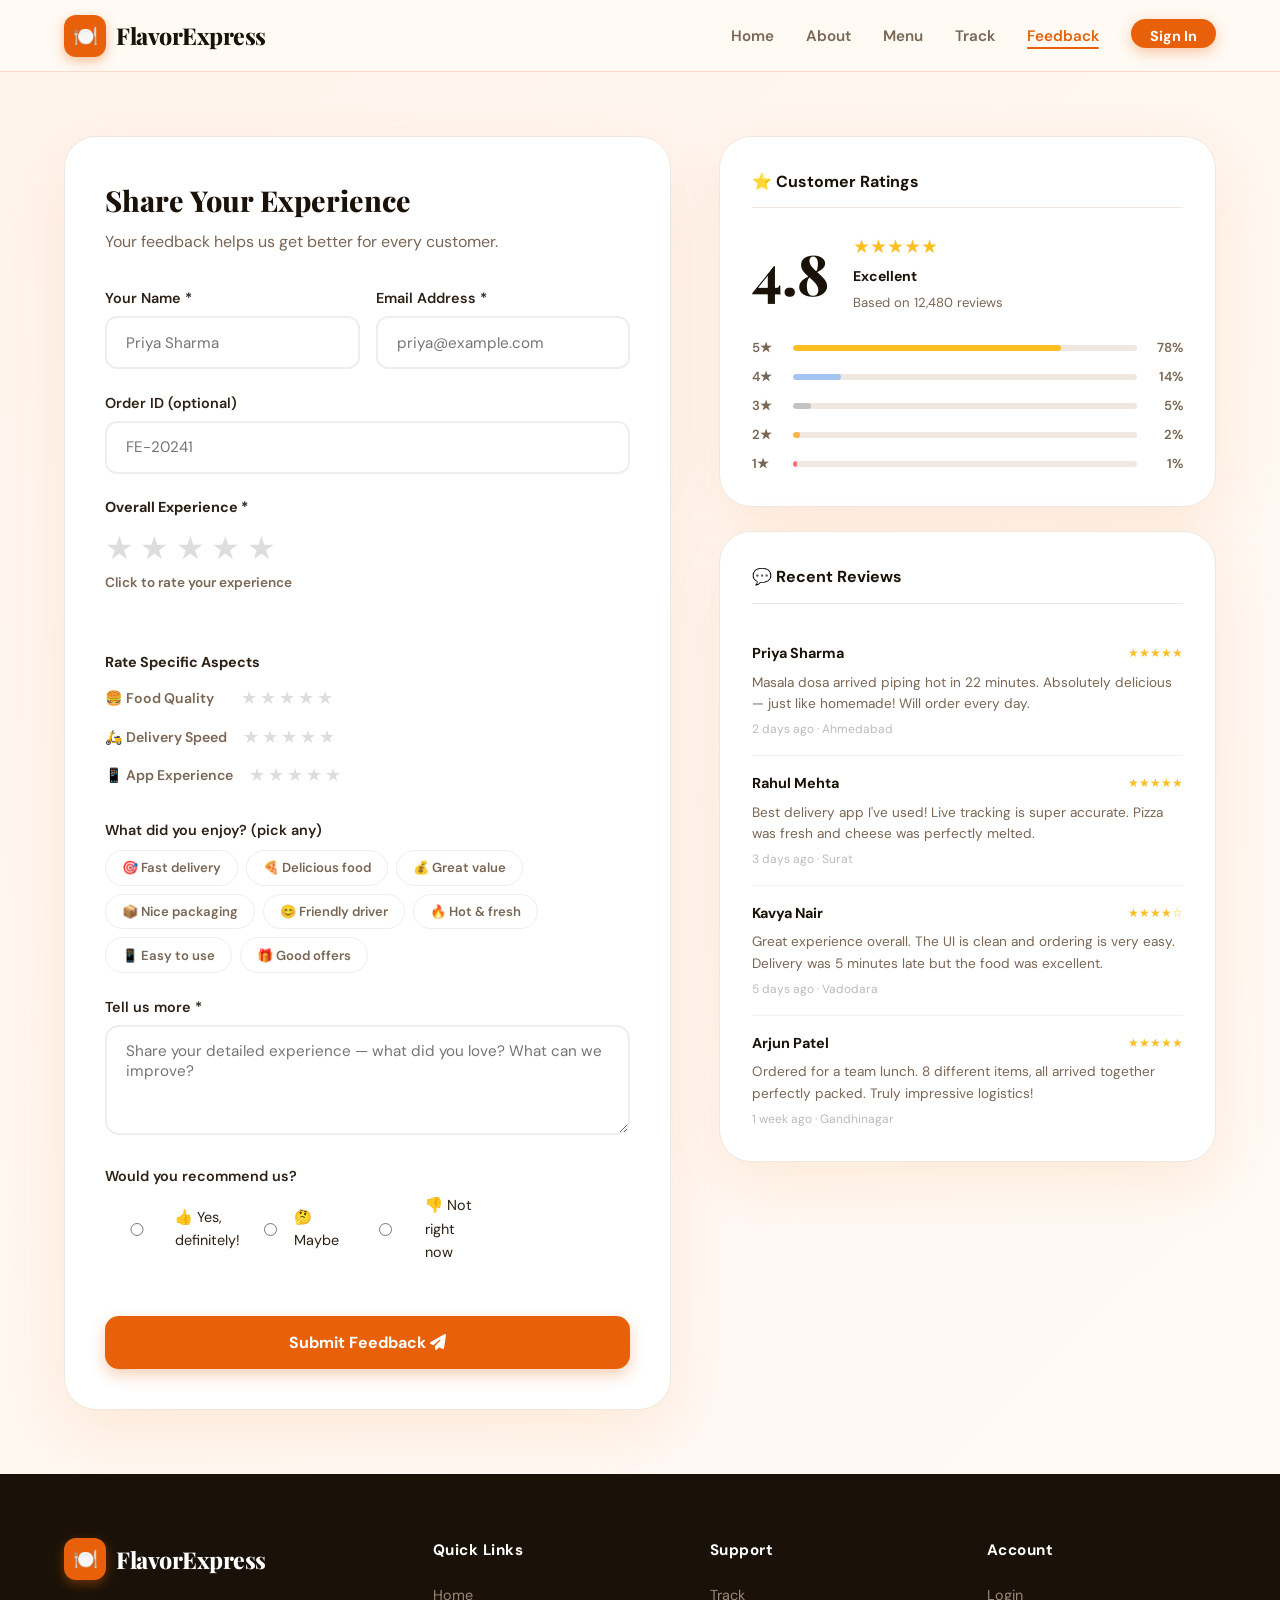
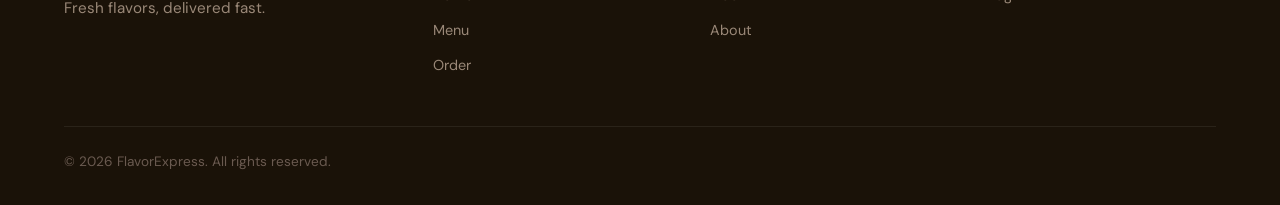
<file: feedback.html>
<!DOCTYPE html>
<html lang="en">
<head>
  <meta charset="UTF-8">
  <meta name="viewport" content="width=device-width, initial-scale=1.0">
  <title>Feedback – FlavorExpress</title>
  <link rel="stylesheet" href="https://cdnjs.cloudflare.com/ajax/libs/font-awesome/6.5.0/css/all.min.css">
  <link rel="stylesheet" href="style.css">
  <style>
    .feedback-page {
      min-height: calc(100vh - 72px);
      background: linear-gradient(135deg, #fff4ec 0%, var(--cream) 100%);
      padding: 4rem 5%;
      display: grid;
      grid-template-columns: 1.1fr 0.9fr;
      gap: 3rem;
      align-items: start;
    }

    .feedback-panel {
      background: white;
      border-radius: var(--radius-lg);
      padding: 2.5rem;
      border: 1px solid #f0e8e0;
      box-shadow: var(--shadow);
    }
    .panel-header { margin-bottom: 2rem; }
    .panel-header h2 { font-family: 'Playfair Display', serif; font-size: 1.8rem; font-weight: 800; color: var(--dark); }
    .panel-header p { color: var(--text-muted); margin-top: 0.4rem; }

    /* Star rating */
    .rating-section { margin-bottom: 2rem; }
    .rating-label { font-weight: 700; font-size: 0.9rem; color: var(--dark-mid); margin-bottom: 0.8rem; }
    .star-row {
      display: flex;
      gap: 0.4rem;
      margin-bottom: 0.5rem;
    }
    .star-btn {
      font-size: 2rem;
      cursor: pointer;
      transition: transform 0.15s ease;
      background: none;
      border: none;
      color: #ddd;
      padding: 0;
      line-height: 1;
    }
    .star-btn:hover, .star-btn.lit { color: #fbbf24; transform: scale(1.2); }
    .rating-text { font-size: 0.85rem; color: var(--text-muted); font-weight: 600; min-height: 1.2rem; }

    /* Category ratings */
    .cat-ratings { display: flex; flex-direction: column; gap: 1rem; margin-bottom: 2rem; }
    .cat-rating-item {
      display: flex;
      align-items: center;
      gap: 1rem;
    }
    .cat-name { font-size: 0.88rem; font-weight: 600; color: var(--text-muted); min-width: 120px; }
    .mini-stars { display: flex; gap: 3px; }
    .mini-star {
      font-size: 1.1rem;
      cursor: pointer;
      color: #ddd;
      transition: color 0.15s;
      background: none;
      border: none;
      padding: 0;
    }
    .mini-star.lit { color: #fbbf24; }

    /* Tags */
    .tags-wrap { display: flex; flex-wrap: wrap; gap: 0.5rem; margin-top: 0.5rem; }
    .tag {
      padding: 0.4rem 1rem;
      border: 1.5px solid #eee;
      border-radius: 30px;
      font-size: 0.82rem;
      font-weight: 600;
      color: var(--text-muted);
      cursor: pointer;
      transition: var(--transition);
    }
    .tag:hover, .tag.selected {
      border-color: var(--orange);
      background: var(--orange-pale);
      color: var(--orange);
    }

    .submit-btn {
      width: 100%;
      padding: 1rem;
      background: var(--orange);
      color: white;
      border: none;
      border-radius: 14px;
      font-family: 'DM Sans', sans-serif;
      font-size: 1rem;
      font-weight: 700;
      cursor: pointer;
      transition: var(--transition);
      box-shadow: 0 6px 16px rgba(232,97,10,0.3);
      margin-top: 1.5rem;
    }
    .submit-btn:hover { background: #c94f00; transform: translateY(-2px); }

    /* Right side */
    .feedback-right { display: flex; flex-direction: column; gap: 1.5rem; }

    .stats-card {
      background: white;
      border-radius: var(--radius-lg);
      padding: 2rem;
      border: 1px solid #f0e8e0;
      box-shadow: var(--shadow);
    }
    .stats-card h3 { font-size: 1rem; font-weight: 700; color: var(--dark); margin-bottom: 1.5rem; padding-bottom: 0.8rem; border-bottom: 1px solid #f0e8e0; }
    .overall-rating {
      display: flex;
      align-items: center;
      gap: 1.5rem;
      margin-bottom: 1.5rem;
    }
    .big-rating {
      font-family: 'Playfair Display', serif;
      font-size: 3.5rem;
      font-weight: 800;
      color: var(--dark);
      line-height: 1;
    }
    .rating-right .stars { color: #fbbf24; font-size: 1.2rem; }
    .rating-right .count { font-size: 0.82rem; color: var(--text-muted); margin-top: 0.3rem; }
    .bar-ratings { display: flex; flex-direction: column; gap: 0.5rem; }
    .bar-row {
      display: flex;
      align-items: center;
      gap: 0.7rem;
      font-size: 0.82rem;
    }
    .bar-label { min-width: 30px; color: var(--text-muted); font-weight: 600; }
    .bar-track { flex: 1; height: 6px; background: #f0e8e0; border-radius: 10px; overflow: hidden; }
    .bar-fill { height: 100%; background: #fbbf24; border-radius: 10px; }
    .bar-pct { min-width: 35px; text-align: right; color: var(--text-muted); font-weight: 600; }

    /* Recent reviews */
    .reviews-card {
      background: white;
      border-radius: var(--radius-lg);
      padding: 2rem;
      border: 1px solid #f0e8e0;
      box-shadow: var(--shadow);
    }
    .reviews-card h3 { font-size: 1rem; font-weight: 700; color: var(--dark); margin-bottom: 1.4rem; padding-bottom: 0.8rem; border-bottom: 1px solid #f0e8e0; }
    .review-item { padding: 1rem 0; border-bottom: 1px solid #f7f0eb; }
    .review-item:last-child { border-bottom: none; padding-bottom: 0; }
    .rev-header { display: flex; justify-content: space-between; align-items: center; margin-bottom: 0.4rem; }
    .rev-name { font-weight: 700; font-size: 0.9rem; color: var(--dark); }
    .rev-stars { color: #fbbf24; font-size: 0.78rem; }
    .rev-text { font-size: 0.85rem; color: var(--text-muted); line-height: 1.6; }
    .rev-date { font-size: 0.75rem; color: #bbb; margin-top: 0.3rem; }

    /* Success modal */
    .success-overlay { display: none; position: fixed; inset: 0; background: rgba(0,0,0,0.6); z-index: 2000; place-items: center; }
    .success-overlay.show { display: grid; }
    .success-box { background: white; border-radius: var(--radius-lg); padding: 3rem 2.5rem; text-align: center; max-width: 400px; width: 90%; animation: pop 0.4s cubic-bezier(0.34,1.56,0.64,1); }
    @keyframes pop { from{transform:scale(0.7);opacity:0} to{transform:scale(1);opacity:1} }
    .success-icon { font-size: 4rem; margin-bottom: 1rem; }
    .success-box h2 { font-family: 'Playfair Display', serif; font-size: 1.8rem; color: var(--dark); margin-bottom: 0.6rem; }
    .success-box p { color: var(--text-muted); margin-bottom: 2rem; }

    @media(max-width:900px){ .feedback-page{grid-template-columns:1fr;} }
  </style>
</head>
<body>

<nav class="navbar">
  <a href="index.html" class="nav-logo"><div class="logo-icon">🍽️</div><span>FlavorExpress</span></a>
  <ul class="nav-links">
    <li><a href="index.html">Home</a></li>
    <li><a href="about.html">About</a></li>
    <li><a href="restaurant.html">Menu</a></li>
    <li><a href="tracking.html">Track</a></li>
    <li><a href="feedback.html" class="active">Feedback</a></li>
    <li><a href="login.html" class="nav-cta">Sign In</a></li>
  </ul>
</nav>

<div class="feedback-page">

  <!-- LEFT: Feedback form -->
  <div class="feedback-panel">
    <div class="panel-header">
      <h2>Share Your Experience</h2>
      <p>Your feedback helps us get better for every customer.</p>
    </div>

    <div class="form-row" style="display:grid;grid-template-columns:1fr 1fr;gap:1rem">
      <div class="form-group">
        <label>Your Name *</label>
        <input type="text" id="fbName" placeholder="Priya Sharma">
        <span class="error-msg" id="fbNameErr"></span>
      </div>
      <div class="form-group">
        <label>Email Address *</label>
        <input type="email" id="fbEmail" placeholder="priya@example.com">
        <span class="error-msg" id="fbEmailErr"></span>
      </div>
    </div>

    <div class="form-group">
      <label>Order ID (optional)</label>
      <input type="text" id="fbOrderId" placeholder="FE-20241">
    </div>

    <!-- Overall star rating -->
    <div class="rating-section">
      <div class="rating-label">Overall Experience *</div>
      <div class="star-row" id="mainStars">
        <button class="star-btn" onclick="setRating(1)">★</button>
        <button class="star-btn" onclick="setRating(2)">★</button>
        <button class="star-btn" onclick="setRating(3)">★</button>
        <button class="star-btn" onclick="setRating(4)">★</button>
        <button class="star-btn" onclick="setRating(5)">★</button>
      </div>
      <div class="rating-text" id="ratingText">Click to rate your experience</div>
      <span class="error-msg" id="ratingErr"></span>
    </div>

    <!-- Category ratings -->
    <div class="rating-section">
      <div class="rating-label">Rate Specific Aspects</div>
      <div class="cat-ratings">
        <div class="cat-rating-item">
          <span class="cat-name">🍔 Food Quality</span>
          <div class="mini-stars" data-cat="food">
            <button class="mini-star" onclick="setCatRating('food',1)">★</button>
            <button class="mini-star" onclick="setCatRating('food',2)">★</button>
            <button class="mini-star" onclick="setCatRating('food',3)">★</button>
            <button class="mini-star" onclick="setCatRating('food',4)">★</button>
            <button class="mini-star" onclick="setCatRating('food',5)">★</button>
          </div>
        </div>
        <div class="cat-rating-item">
          <span class="cat-name">🛵 Delivery Speed</span>
          <div class="mini-stars" data-cat="delivery">
            <button class="mini-star" onclick="setCatRating('delivery',1)">★</button>
            <button class="mini-star" onclick="setCatRating('delivery',2)">★</button>
            <button class="mini-star" onclick="setCatRating('delivery',3)">★</button>
            <button class="mini-star" onclick="setCatRating('delivery',4)">★</button>
            <button class="mini-star" onclick="setCatRating('delivery',5)">★</button>
          </div>
        </div>
        <div class="cat-rating-item">
          <span class="cat-name">📱 App Experience</span>
          <div class="mini-stars" data-cat="app">
            <button class="mini-star" onclick="setCatRating('app',1)">★</button>
            <button class="mini-star" onclick="setCatRating('app',2)">★</button>
            <button class="mini-star" onclick="setCatRating('app',3)">★</button>
            <button class="mini-star" onclick="setCatRating('app',4)">★</button>
            <button class="mini-star" onclick="setCatRating('app',5)">★</button>
          </div>
        </div>
      </div>
    </div>

    <!-- Tags -->
    <div class="form-group">
      <label>What did you enjoy? (pick any)</label>
      <div class="tags-wrap">
        <span class="tag" onclick="toggleTag(this)">🎯 Fast delivery</span>
        <span class="tag" onclick="toggleTag(this)">🍕 Delicious food</span>
        <span class="tag" onclick="toggleTag(this)">💰 Great value</span>
        <span class="tag" onclick="toggleTag(this)">📦 Nice packaging</span>
        <span class="tag" onclick="toggleTag(this)">😊 Friendly driver</span>
        <span class="tag" onclick="toggleTag(this)">🔥 Hot & fresh</span>
        <span class="tag" onclick="toggleTag(this)">📱 Easy to use</span>
        <span class="tag" onclick="toggleTag(this)">🎁 Good offers</span>
      </div>
    </div>

    <div class="form-group">
      <label>Tell us more *</label>
      <textarea id="fbMsg" placeholder="Share your detailed experience — what did you love? What can we improve?"></textarea>
      <span class="error-msg" id="fbMsgErr"></span>
    </div>

    <div class="form-group">
      <label>Would you recommend us?</label>
      <div style="display:flex;gap:0.8rem;margin-top:0.4rem">
        <label style="display:flex;align-items:center;gap:6px;cursor:pointer;font-weight:normal;font-size:0.9rem">
          <input type="radio" name="recommend" value="yes" style="accent-color:var(--orange)"> 👍 Yes, definitely!
        </label>
        <label style="display:flex;align-items:center;gap:6px;cursor:pointer;font-weight:normal;font-size:0.9rem">
          <input type="radio" name="recommend" value="maybe" style="accent-color:var(--orange)"> 🤔 Maybe
        </label>
        <label style="display:flex;align-items:center;gap:6px;cursor:pointer;font-weight:normal;font-size:0.9rem">
          <input type="radio" name="recommend" value="no" style="accent-color:var(--orange)"> 👎 Not right now
        </label>
      </div>
    </div>

    <button class="submit-btn" onclick="submitFeedback()">
      Submit Feedback <i class="fas fa-paper-plane"></i>
    </button>
  </div>

  <!-- RIGHT -->
  <div class="feedback-right">

    <div class="stats-card">
      <h3>⭐ Customer Ratings</h3>
      <div class="overall-rating">
        <div class="big-rating">4.8</div>
        <div class="rating-right">
          <div class="stars">★★★★★</div>
          <div style="font-size:0.88rem;font-weight:700;color:var(--dark);margin-top:2px">Excellent</div>
          <div class="count">Based on 12,480 reviews</div>
        </div>
      </div>
      <div class="bar-ratings">
        <div class="bar-row">
          <span class="bar-label">5★</span>
          <div class="bar-track"><div class="bar-fill" style="width:78%"></div></div>
          <span class="bar-pct">78%</span>
        </div>
        <div class="bar-row">
          <span class="bar-label">4★</span>
          <div class="bar-track"><div class="bar-fill" style="width:14%;background:#a3c4f3"></div></div>
          <span class="bar-pct">14%</span>
        </div>
        <div class="bar-row">
          <span class="bar-label">3★</span>
          <div class="bar-track"><div class="bar-fill" style="width:5%;background:#c3c3c3"></div></div>
          <span class="bar-pct">5%</span>
        </div>
        <div class="bar-row">
          <span class="bar-label">2★</span>
          <div class="bar-track"><div class="bar-fill" style="width:2%;background:#ffb347"></div></div>
          <span class="bar-pct">2%</span>
        </div>
        <div class="bar-row">
          <span class="bar-label">1★</span>
          <div class="bar-track"><div class="bar-fill" style="width:1%;background:#ff6b6b"></div></div>
          <span class="bar-pct">1%</span>
        </div>
      </div>
    </div>

    <div class="reviews-card">
      <h3>💬 Recent Reviews</h3>
      <div class="review-item">
        <div class="rev-header">
          <span class="rev-name">Priya Sharma</span>
          <span class="rev-stars">★★★★★</span>
        </div>
        <div class="rev-text">Masala dosa arrived piping hot in 22 minutes. Absolutely delicious — just like homemade! Will order every day.</div>
        <div class="rev-date">2 days ago · Ahmedabad</div>
      </div>
      <div class="review-item">
        <div class="rev-header">
          <span class="rev-name">Rahul Mehta</span>
          <span class="rev-stars">★★★★★</span>
        </div>
        <div class="rev-text">Best delivery app I've used! Live tracking is super accurate. Pizza was fresh and cheese was perfectly melted.</div>
        <div class="rev-date">3 days ago · Surat</div>
      </div>
      <div class="review-item">
        <div class="rev-header">
          <span class="rev-name">Kavya Nair</span>
          <span class="rev-stars">★★★★☆</span>
        </div>
        <div class="rev-text">Great experience overall. The UI is clean and ordering is very easy. Delivery was 5 minutes late but the food was excellent.</div>
        <div class="rev-date">5 days ago · Vadodara</div>
      </div>
      <div class="review-item">
        <div class="rev-header">
          <span class="rev-name">Arjun Patel</span>
          <span class="rev-stars">★★★★★</span>
        </div>
        <div class="rev-text">Ordered for a team lunch. 8 different items, all arrived together perfectly packed. Truly impressive logistics!</div>
        <div class="rev-date">1 week ago · Gandhinagar</div>
      </div>
    </div>

  </div>
</div>

<!-- Success Modal -->
<div class="success-overlay" id="successOverlay">
  <div class="success-box">
    <div class="success-icon">💛</div>
    <h2>Thank You!</h2>
    <p>Your feedback means the world to us. We'll use it to make FlavorExpress even better for you.</p>
    <a href="index.html" class="btn-primary" style="display:inline-flex;margin-bottom:0.8rem">Back to Home <i class="fas fa-arrow-right"></i></a><br>
    <a href="restaurant.html" style="font-size:0.9rem;color:var(--text-muted);text-decoration:none">Explore Menu →</a>
  </div>
</div>

<footer class="footer">
  <div class="footer-top">
    <div class="footer-brand"><a href="index.html" class="nav-logo"><div class="logo-icon">🍽️</div><span>FlavorExpress</span></a><p>Fresh flavors, delivered fast.</p></div>
    <div class="footer-col"><h4>Quick Links</h4><ul><li><a href="index.html">Home</a></li><li><a href="restaurant.html">Menu</a></li><li><a href="order.html">Order</a></li></ul></div>
    <div class="footer-col"><h4>Support</h4><ul><li><a href="tracking.html">Track</a></li><li><a href="about.html">About</a></li></ul></div>
    <div class="footer-col"><h4>Account</h4><ul><li><a href="login.html">Login</a></li></ul></div>
  </div>
  <div class="footer-bottom"><p>© 2026 FlavorExpress. All rights reserved.</p></div>
</footer>

<script>
let mainRating = 0;
const ratingLabels = ['', 'Poor 😞', 'Fair 😐', 'Good 😊', 'Very Good 😄', 'Excellent! 🤩'];

function setRating(n) {
  mainRating = n;
  const stars = document.querySelectorAll('#mainStars .star-btn');
  stars.forEach((s,i) => s.classList.toggle('lit', i < n));
  document.getElementById('ratingText').textContent = ratingLabels[n];
  document.getElementById('ratingErr').textContent = '';
}

function setCatRating(cat, n) {
  const wrap = document.querySelector(`.mini-stars[data-cat="${cat}"]`);
  wrap.querySelectorAll('.mini-star').forEach((s,i) => s.classList.toggle('lit', i < n));
}

function toggleTag(el) { el.classList.toggle('selected'); }

function submitFeedback() {
  const name = document.getElementById('fbName').value.trim();
  const email = document.getElementById('fbEmail').value.trim();
  const msg = document.getElementById('fbMsg').value.trim();
  let ok = true;

  document.getElementById('fbNameErr').textContent = '';
  document.getElementById('fbEmailErr').textContent = '';
  document.getElementById('fbMsgErr').textContent = '';
  document.getElementById('ratingErr').textContent = '';

  if (!name) { document.getElementById('fbNameErr').textContent = 'Name is required.'; ok = false; }
  if (!email || !/^[^\s@]+@[^\s@]+\.[^\s@]+$/.test(email)) { document.getElementById('fbEmailErr').textContent = 'Enter a valid email.'; ok = false; }
  if (!msg) { document.getElementById('fbMsgErr').textContent = 'Please write a message.'; ok = false; }
  if (!mainRating) { document.getElementById('ratingErr').textContent = 'Please rate your experience.'; ok = false; }

  if (ok) document.getElementById('successOverlay').classList.add('show');
}
</script>
</body>
</html>
</file>
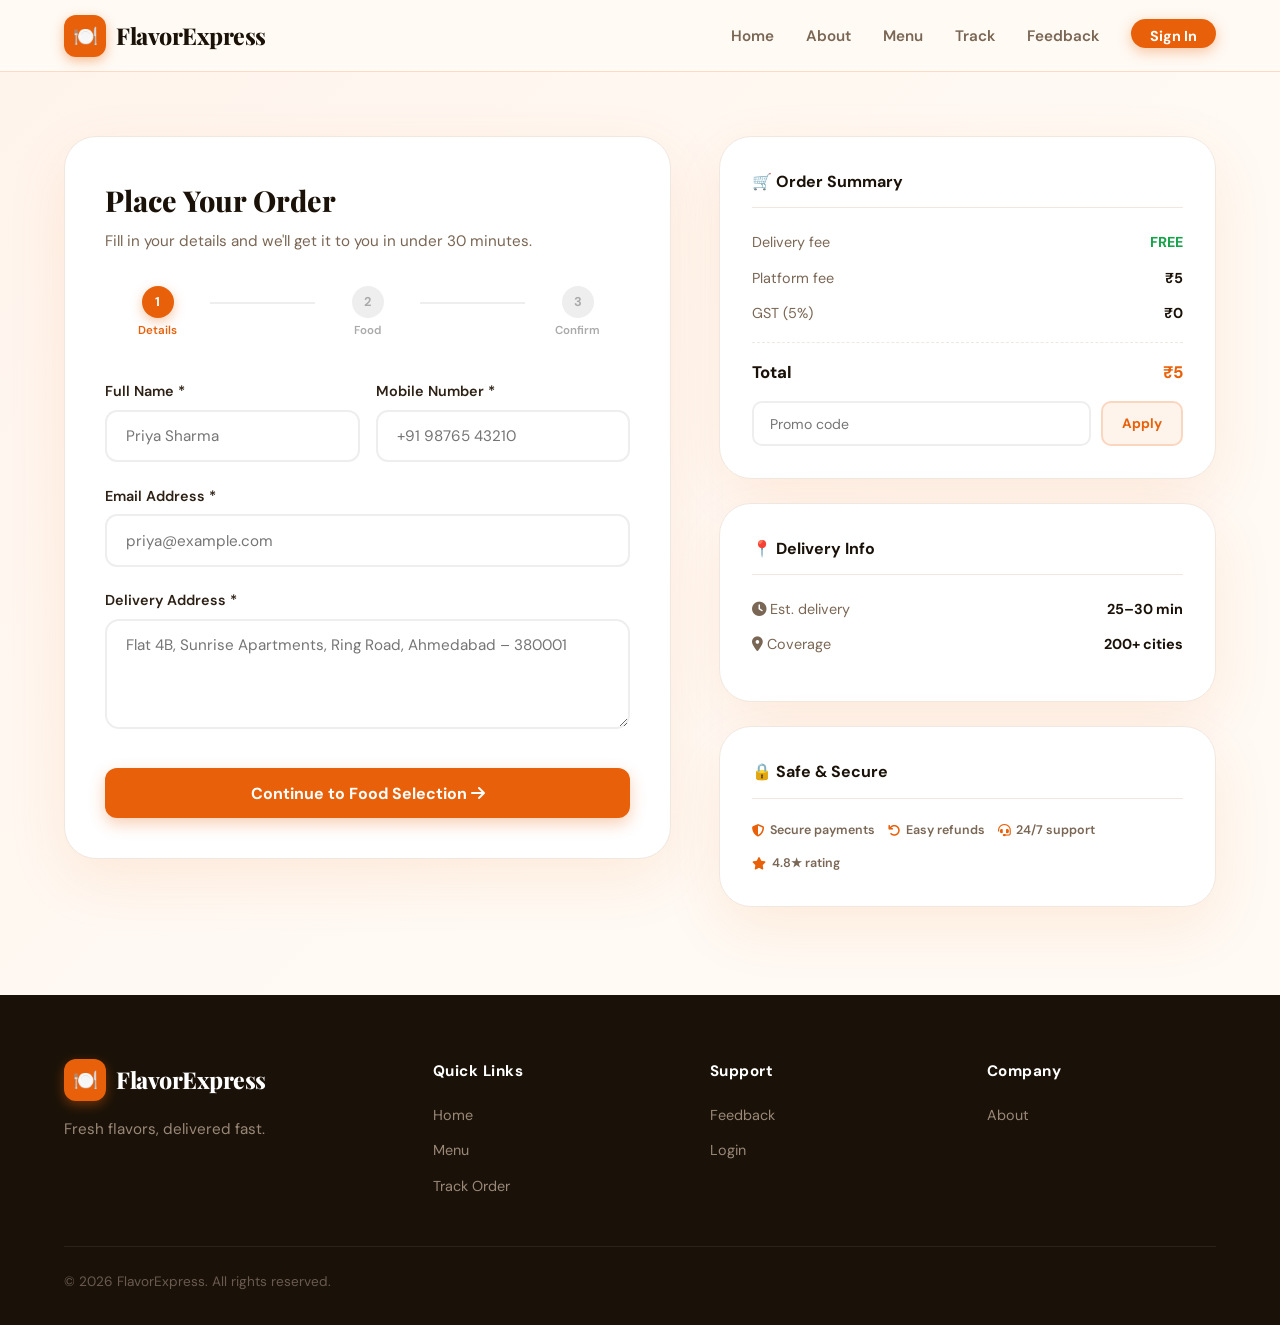
<file: order.html>
<!DOCTYPE html>
<html lang="en">
<head>
  <meta charset="UTF-8">
  <meta name="viewport" content="width=device-width, initial-scale=1.0">
  <title>Order Online – FlavorExpress</title>
  <link rel="stylesheet" href="https://cdnjs.cloudflare.com/ajax/libs/font-awesome/6.5.0/css/all.min.css">
  <link rel="stylesheet" href="style.css">
  <style>
    .order-page {
      min-height: calc(100vh - 72px);
      background: linear-gradient(135deg, #fff4ec 0%, var(--cream) 60%);
      padding: 4rem 5%;
      display: grid;
      grid-template-columns: 1.1fr 0.9fr;
      gap: 3rem;
      align-items: start;
    }

    /* Left — form panel */
    .order-panel {
      background: white;
      border-radius: var(--radius-lg);
      padding: 2.5rem;
      border: 1px solid #f0e8e0;
      box-shadow: var(--shadow);
    }
    .panel-header { margin-bottom: 2rem; }
    .panel-header h2 {
      font-family: 'Playfair Display', serif;
      font-size: 1.8rem;
      font-weight: 800;
      color: var(--dark);
    }
    .panel-header p { color: var(--text-muted); margin-top: 0.4rem; font-size: 0.95rem; }

    .step-indicator {
      display: flex;
      align-items: center;
      gap: 0;
      margin-bottom: 2.5rem;
    }
    .step-dot {
      display: flex;
      flex-direction: column;
      align-items: center;
      gap: 4px;
      flex: 1;
      position: relative;
    }
    .step-dot .dot {
      width: 32px; height: 32px;
      border-radius: 50%;
      display: grid; place-items: center;
      font-size: 0.8rem;
      font-weight: 700;
      background: #eee;
      color: #aaa;
      transition: var(--transition);
      z-index: 1;
    }
    .step-dot.active .dot { background: var(--orange); color: white; box-shadow: 0 4px 12px rgba(232,97,10,0.35); }
    .step-dot.done .dot { background: #16a34a; color: white; }
    .step-dot .label { font-size: 0.72rem; font-weight: 600; color: #aaa; }
    .step-dot.active .label { color: var(--orange); }
    .step-line {
      flex: 1;
      height: 2px;
      background: #eee;
      margin-bottom: 20px;
      transition: var(--transition);
    }
    .step-line.done { background: var(--orange); }

    .form-section { display: none; }
    .form-section.active { display: block; }

    .form-row { display: grid; grid-template-columns: 1fr 1fr; gap: 1rem; }

    .food-select-grid {
      display: grid;
      grid-template-columns: 1fr 1fr;
      gap: 0.7rem;
      margin-top: 0.4rem;
    }
    .food-option {
      display: flex;
      align-items: center;
      gap: 10px;
      padding: 0.7rem 1rem;
      border: 2px solid #eee;
      border-radius: 12px;
      cursor: pointer;
      transition: var(--transition);
      font-size: 0.88rem;
      font-weight: 600;
    }
    .food-option:hover { border-color: var(--orange); background: var(--orange-pale); }
    .food-option input { accent-color: var(--orange); width: 16px; height: 16px; }
    .food-option.selected { border-color: var(--orange); background: var(--orange-pale); color: var(--orange); }

    .nav-btns { display: flex; gap: 1rem; margin-top: 2rem; }
    .btn-back {
      flex: 1;
      padding: 0.9rem;
      border-radius: 12px;
      border: 2px solid #eee;
      background: white;
      font-family: 'DM Sans', sans-serif;
      font-weight: 700;
      font-size: 1rem;
      color: var(--text-muted);
      cursor: pointer;
      transition: var(--transition);
    }
    .btn-back:hover { border-color: var(--orange); color: var(--orange); }
    .btn-next {
      flex: 2;
      padding: 0.9rem;
      border-radius: 12px;
      border: none;
      background: var(--orange);
      color: white;
      font-family: 'DM Sans', sans-serif;
      font-weight: 700;
      font-size: 1rem;
      cursor: pointer;
      transition: var(--transition);
      box-shadow: 0 6px 16px rgba(232,97,10,0.3);
    }
    .btn-next:hover { background: #c94f00; transform: translateY(-2px); }

    /* Right — order summary */
    .order-summary {
      position: sticky;
      top: 90px;
    }
    .summary-card {
      background: white;
      border-radius: var(--radius-lg);
      padding: 2rem;
      border: 1px solid #f0e8e0;
      box-shadow: var(--shadow);
      margin-bottom: 1.5rem;
    }
    .summary-card h3 {
      font-size: 1rem;
      font-weight: 700;
      color: var(--dark);
      margin-bottom: 1.4rem;
      padding-bottom: 0.8rem;
      border-bottom: 1px solid #f0e8e0;
    }
    .summary-item {
      display: flex;
      justify-content: space-between;
      align-items: center;
      margin-bottom: 0.8rem;
      font-size: 0.9rem;
    }
    .summary-item .name { color: var(--text-muted); }
    .summary-item .price { font-weight: 700; color: var(--dark); }
    .summary-divider { border: none; border-top: 1px dashed #f0e8e0; margin: 1rem 0; }
    .summary-total {
      display: flex;
      justify-content: space-between;
      font-weight: 800;
      font-size: 1.05rem;
      color: var(--dark);
    }
    .summary-total .total-price { color: var(--orange); }

    .promo-input {
      display: flex;
      gap: 0.6rem;
      margin-top: 1rem;
    }
    .promo-input input {
      flex: 1;
      padding: 0.7rem 1rem;
      border: 2px solid #eee;
      border-radius: 10px;
      font-family: 'DM Sans', sans-serif;
      font-size: 0.88rem;
      outline: none;
      transition: var(--transition);
    }
    .promo-input input:focus { border-color: var(--orange); }
    .promo-input button {
      padding: 0.7rem 1.2rem;
      background: var(--orange-pale);
      border: 2px solid var(--border);
      color: var(--orange);
      font-weight: 700;
      font-size: 0.85rem;
      border-radius: 10px;
      cursor: pointer;
      transition: var(--transition);
      font-family: 'DM Sans', sans-serif;
    }
    .promo-input button:hover { background: var(--orange); color: white; border-color: var(--orange); }

    .trust-badges {
      display: flex;
      gap: 0.8rem;
      flex-wrap: wrap;
    }
    .trust-badge {
      display: flex;
      align-items: center;
      gap: 6px;
      font-size: 0.78rem;
      color: var(--text-muted);
      font-weight: 600;
    }
    .trust-badge i { color: var(--orange); }

    /* Success overlay */
    .success-overlay {
      display: none;
      position: fixed;
      inset: 0;
      background: rgba(0,0,0,0.6);
      z-index: 2000;
      place-items: center;
    }
    .success-overlay.show { display: grid; }
    .success-box {
      background: white;
      border-radius: var(--radius-lg);
      padding: 3rem 2.5rem;
      text-align: center;
      max-width: 400px;
      width: 90%;
      animation: pop 0.4s cubic-bezier(0.34, 1.56, 0.64, 1);
    }
    @keyframes pop { from { transform: scale(0.7); opacity: 0; } to { transform: scale(1); opacity: 1; } }
    .success-icon { font-size: 4rem; margin-bottom: 1rem; }
    .success-box h2 { font-family: 'Playfair Display', serif; font-size: 1.8rem; color: var(--dark); margin-bottom: 0.6rem; }
    .success-box p { color: var(--text-muted); margin-bottom: 2rem; }

    @media(max-width:900px){ .order-page{grid-template-columns:1fr;} .order-summary{position:relative;top:0;} }
    @media(max-width:500px){ .form-row{grid-template-columns:1fr;} .food-select-grid{grid-template-columns:1fr;} }
  </style>
</head>
<body>

<nav class="navbar">
  <a href="index.html" class="nav-logo"><div class="logo-icon">🍽️</div><span>FlavorExpress</span></a>
  <ul class="nav-links">
    <li><a href="index.html">Home</a></li>
    <li><a href="about.html">About</a></li>
    <li><a href="restaurant.html">Menu</a></li>
    <li><a href="tracking.html">Track</a></li>
    <li><a href="feedback.html">Feedback</a></li>
    <li><a href="login.html" class="nav-cta">Sign In</a></li>
  </ul>
</nav>

<div class="order-page">

  <!-- LEFT: Order Form -->
  <div class="order-panel">
    <div class="panel-header">
      <h2>Place Your Order</h2>
      <p>Fill in your details and we'll get it to you in under 30 minutes.</p>
    </div>

    <!-- Step Indicator -->
    <div class="step-indicator">
      <div class="step-dot active" id="sdot1"><div class="dot">1</div><span class="label">Details</span></div>
      <div class="step-line" id="sline1"></div>
      <div class="step-dot" id="sdot2"><div class="dot">2</div><span class="label">Food</span></div>
      <div class="step-line" id="sline2"></div>
      <div class="step-dot" id="sdot3"><div class="dot">3</div><span class="label">Confirm</span></div>
    </div>

    <!-- Step 1: Personal Info -->
    <div class="form-section active" id="step1">
      <div class="form-row">
        <div class="form-group">
          <label>Full Name *</label>
          <input type="text" id="fname" placeholder="Priya Sharma">
          <span class="error-msg" id="fnameErr"></span>
        </div>
        <div class="form-group">
          <label>Mobile Number *</label>
          <input type="tel" id="fmobile" placeholder="+91 98765 43210" maxlength="13">
          <span class="error-msg" id="fmobileErr"></span>
        </div>
      </div>
      <div class="form-group">
        <label>Email Address *</label>
        <input type="email" id="femail" placeholder="priya@example.com">
        <span class="error-msg" id="femailErr"></span>
      </div>
      <div class="form-group">
        <label>Delivery Address *</label>
        <textarea id="faddress" placeholder="Flat 4B, Sunrise Apartments, Ring Road, Ahmedabad – 380001"></textarea>
        <span class="error-msg" id="faddrErr"></span>
      </div>
      <div class="nav-btns">
        <button class="btn-next" onclick="goStep(2)">Continue to Food Selection <i class="fas fa-arrow-right"></i></button>
      </div>
    </div>

    <!-- Step 2: Food Selection -->
    <div class="form-section" id="step2">
      <div class="form-group">
        <label>Select your items *</label>
        <div class="food-select-grid">
          <label class="food-option"><input type="checkbox" value="Margherita Pizza ₹199"> 🍕 Margherita Pizza</label>
          <label class="food-option"><input type="checkbox" value="Classic Burger ₹99"> 🍔 Classic Burger</label>
          <label class="food-option"><input type="checkbox" value="Creamy Pasta ₹149"> 🍝 Creamy Pasta</label>
          <label class="food-option"><input type="checkbox" value="Masala Dosa ₹120"> 🥞 Masala Dosa</label>
          <label class="food-option"><input type="checkbox" value="Chocolate Cake ₹139"> 🎂 Chocolate Cake</label>
          <label class="food-option"><input type="checkbox" value="Club Sandwich ₹119"> 🥪 Club Sandwich</label>
          <label class="food-option"><input type="checkbox" value="Vadapav ₹49"> 🍞 Vadapav</label>
          <label class="food-option"><input type="checkbox" value="Indian Thali ₹249"> 🍛 Indian Thali</label>
        </div>
        <span class="error-msg" id="ffoodErr"></span>
      </div>
      <div class="form-group">
        <label>Special Instructions (optional)</label>
        <textarea id="fnotes" placeholder="Extra spicy, no onions, extra chutney…" style="min-height:80px"></textarea>
      </div>
      <div class="nav-btns">
        <button class="btn-back" onclick="goStep(1)"><i class="fas fa-arrow-left"></i> Back</button>
        <button class="btn-next" onclick="goStep(3)">Review Order <i class="fas fa-arrow-right"></i></button>
      </div>
    </div>

    <!-- Step 3: Confirm -->
    <div class="form-section" id="step3">
      <div id="orderReview" style="margin-bottom:1.5rem;"></div>
      <div class="form-group">
        <label>Payment Method</label>
        <select id="fpay">
          <option value="">Choose payment…</option>
          <option value="PhonePe">📱 PhonePe</option>
          <option value="GPay">💳 Google Pay</option>
          <option value="UPI">🏦 UPI ID</option>
          <option value="COD">🚚 Cash on Delivery</option>
        </select>
        <span class="error-msg" id="fpayErr"></span>
      </div>
      <div class="nav-btns">
        <button class="btn-back" onclick="goStep(2)"><i class="fas fa-arrow-left"></i> Back</button>
        <button class="btn-next" onclick="placeOrder()">🎉 Place Order</button>
      </div>
    </div>
  </div>

  <!-- RIGHT: Summary -->
  <div class="order-summary">
    <div class="summary-card">
      <h3>🛒 Order Summary</h3>
      <div class="summary-item"><span class="name">Delivery fee</span><span class="price" style="color:#16a34a">FREE</span></div>
      <div class="summary-item"><span class="name">Platform fee</span><span class="price">₹5</span></div>
      <div class="summary-item"><span class="name">GST (5%)</span><span class="price" id="gstDisplay">₹0</span></div>
      <hr class="summary-divider">
      <div class="summary-total"><span>Total</span><span class="total-price" id="totalDisplay">₹5</span></div>
      <div class="promo-input">
        <input type="text" id="promoCode" placeholder="Promo code">
        <button onclick="applyPromo()">Apply</button>
      </div>
    </div>

    <div class="summary-card">
      <h3>📍 Delivery Info</h3>
      <div class="summary-item"><span class="name"><i class="fas fa-clock"></i> Est. delivery</span><span class="price">25–30 min</span></div>
      <div class="summary-item"><span class="name"><i class="fas fa-map-marker-alt"></i> Coverage</span><span class="price">200+ cities</span></div>
    </div>

    <div class="summary-card">
      <h3>🔒 Safe & Secure</h3>
      <div class="trust-badges">
        <div class="trust-badge"><i class="fas fa-shield-alt"></i> Secure payments</div>
        <div class="trust-badge"><i class="fas fa-undo"></i> Easy refunds</div>
        <div class="trust-badge"><i class="fas fa-headset"></i> 24/7 support</div>
        <div class="trust-badge"><i class="fas fa-star"></i> 4.8★ rating</div>
      </div>
    </div>
  </div>
</div>

<!-- Success Modal -->
<div class="success-overlay" id="successOverlay">
  <div class="success-box">
    <div class="success-icon">🎉</div>
    <h2>Order Placed!</h2>
    <p>Your delicious meal is being prepared. You'll receive a confirmation shortly.</p>
    <a href="tracking.html" class="btn-primary" style="display:inline-flex;margin-bottom:0.8rem">
      Track My Order <i class="fas fa-arrow-right"></i>
    </a><br>
    <a href="index.html" style="font-size:0.9rem;color:var(--text-muted);text-decoration:none;">← Back to Home</a>
  </div>
</div>

<footer class="footer">
  <div class="footer-top">
    <div class="footer-brand"><a href="index.html" class="nav-logo"><div class="logo-icon">🍽️</div><span>FlavorExpress</span></a><p>Fresh flavors, delivered fast.</p></div>
    <div class="footer-col"><h4>Quick Links</h4><ul><li><a href="index.html">Home</a></li><li><a href="restaurant.html">Menu</a></li><li><a href="tracking.html">Track Order</a></li></ul></div>
    <div class="footer-col"><h4>Support</h4><ul><li><a href="feedback.html">Feedback</a></li><li><a href="login.html">Login</a></li></ul></div>
    <div class="footer-col"><h4>Company</h4><ul><li><a href="about.html">About</a></li></ul></div>
  </div>
  <div class="footer-bottom"><p>© 2026 FlavorExpress. All rights reserved.</p></div>
</footer>

<script>
let currentStep = 1;

function goStep(n) {
  if (n > currentStep && !validateStep(currentStep)) return;

  document.getElementById('step' + currentStep).classList.remove('active');
  document.getElementById('sdot' + currentStep).classList.remove('active');
  document.getElementById('sdot' + currentStep).classList.add('done');

  if (n < currentStep) {
    document.getElementById('sdot' + currentStep).classList.remove('done');
    document.getElementById('sdot' + n).classList.remove('done');
  }
  if (currentStep < 3) document.getElementById('sline' + currentStep).classList.add('done');
  if (n < currentStep && currentStep > 1) document.getElementById('sline' + (currentStep-1)).classList.remove('done');

  currentStep = n;
  document.getElementById('step' + n).classList.add('active');
  document.getElementById('sdot' + n).classList.add('active');
  document.getElementById('sdot' + n).classList.remove('done');

  if (n === 3) buildReview();
}

function validateStep(s) {
  if (s === 1) {
    let ok = true;
    const name = document.getElementById('fname').value.trim();
    const mob = document.getElementById('fmobile').value.trim();
    const email = document.getElementById('femail').value.trim();
    const addr = document.getElementById('faddress').value.trim();
    document.getElementById('fnameErr').textContent = '';
    document.getElementById('fmobileErr').textContent = '';
    document.getElementById('femailErr').textContent = '';
    document.getElementById('faddrErr').textContent = '';
    if (!name) { document.getElementById('fnameErr').textContent = 'Name is required.'; ok = false; }
    if (!mob || mob.replace(/\D/g,'').length < 10) { document.getElementById('fmobileErr').textContent = 'Enter a valid 10-digit mobile number.'; ok = false; }
    if (!email || !/^[^\s@]+@[^\s@]+\.[^\s@]+$/.test(email)) { document.getElementById('femailErr').textContent = 'Enter a valid email address.'; ok = false; }
    if (!addr) { document.getElementById('faddrErr').textContent = 'Delivery address is required.'; ok = false; }
    return ok;
  }
  if (s === 2) {
    const checked = document.querySelectorAll('.food-select-grid input:checked');
    if (checked.length === 0) { document.getElementById('ffoodErr').textContent = 'Please select at least one item.'; return false; }
    document.getElementById('ffoodErr').textContent = '';
    updateTotal();
    return true;
  }
  return true;
}

function buildReview() {
  const items = [...document.querySelectorAll('.food-select-grid input:checked')].map(i => i.value);
  let html = `<div style="background:var(--orange-pale);border-radius:14px;padding:1.2rem;border:1px solid var(--border)">
    <div style="font-weight:700;color:var(--dark);margin-bottom:0.8rem">📋 Your Order</div>`;
  let subtotal = 0;
  items.forEach(item => {
    const price = parseInt(item.match(/₹(\d+)/)[1]);
    subtotal += price;
    html += `<div style="display:flex;justify-content:space-between;font-size:0.9rem;margin-bottom:0.4rem;color:var(--text-muted)"><span>${item.replace(/₹\d+/, '')}</span><span style="font-weight:700;color:var(--dark)">₹${price}</span></div>`;
  });
  html += `<hr style="border:none;border-top:1px dashed #e2d5ca;margin:0.8rem 0">
    <div style="display:flex;justify-content:space-between;font-weight:800;color:var(--dark)"><span>Subtotal</span><span style="color:var(--orange)">₹${subtotal}</span></div>
  </div>`;
  document.getElementById('orderReview').innerHTML = html;
}

function updateTotal() {
  const items = [...document.querySelectorAll('.food-select-grid input:checked')];
  let sub = 0;
  items.forEach(i => { const m = i.value.match(/₹(\d+)/); if(m) sub += parseInt(m[1]); });
  const gst = Math.round(sub * 0.05);
  const total = sub + gst + 5;
  document.getElementById('gstDisplay').textContent = '₹' + gst;
  document.getElementById('totalDisplay').textContent = '₹' + total;
}

function applyPromo() {
  const code = document.getElementById('promoCode').value.trim().toUpperCase();
  if (code === 'FLAVOR10') alert('✅ Promo applied! 10% discount added.');
  else if (code === 'FIRST50') alert('✅ ₹50 off on your first order!');
  else alert('❌ Invalid promo code. Try FLAVOR10 or FIRST50.');
}

function placeOrder() {
  const pay = document.getElementById('fpay').value;
  if (!pay) { document.getElementById('fpayErr').textContent = 'Please select a payment method.'; return; }
  document.getElementById('fpayErr').textContent = '';
  document.getElementById('successOverlay').classList.add('show');
}
</script>
</body>
</html>
</file>
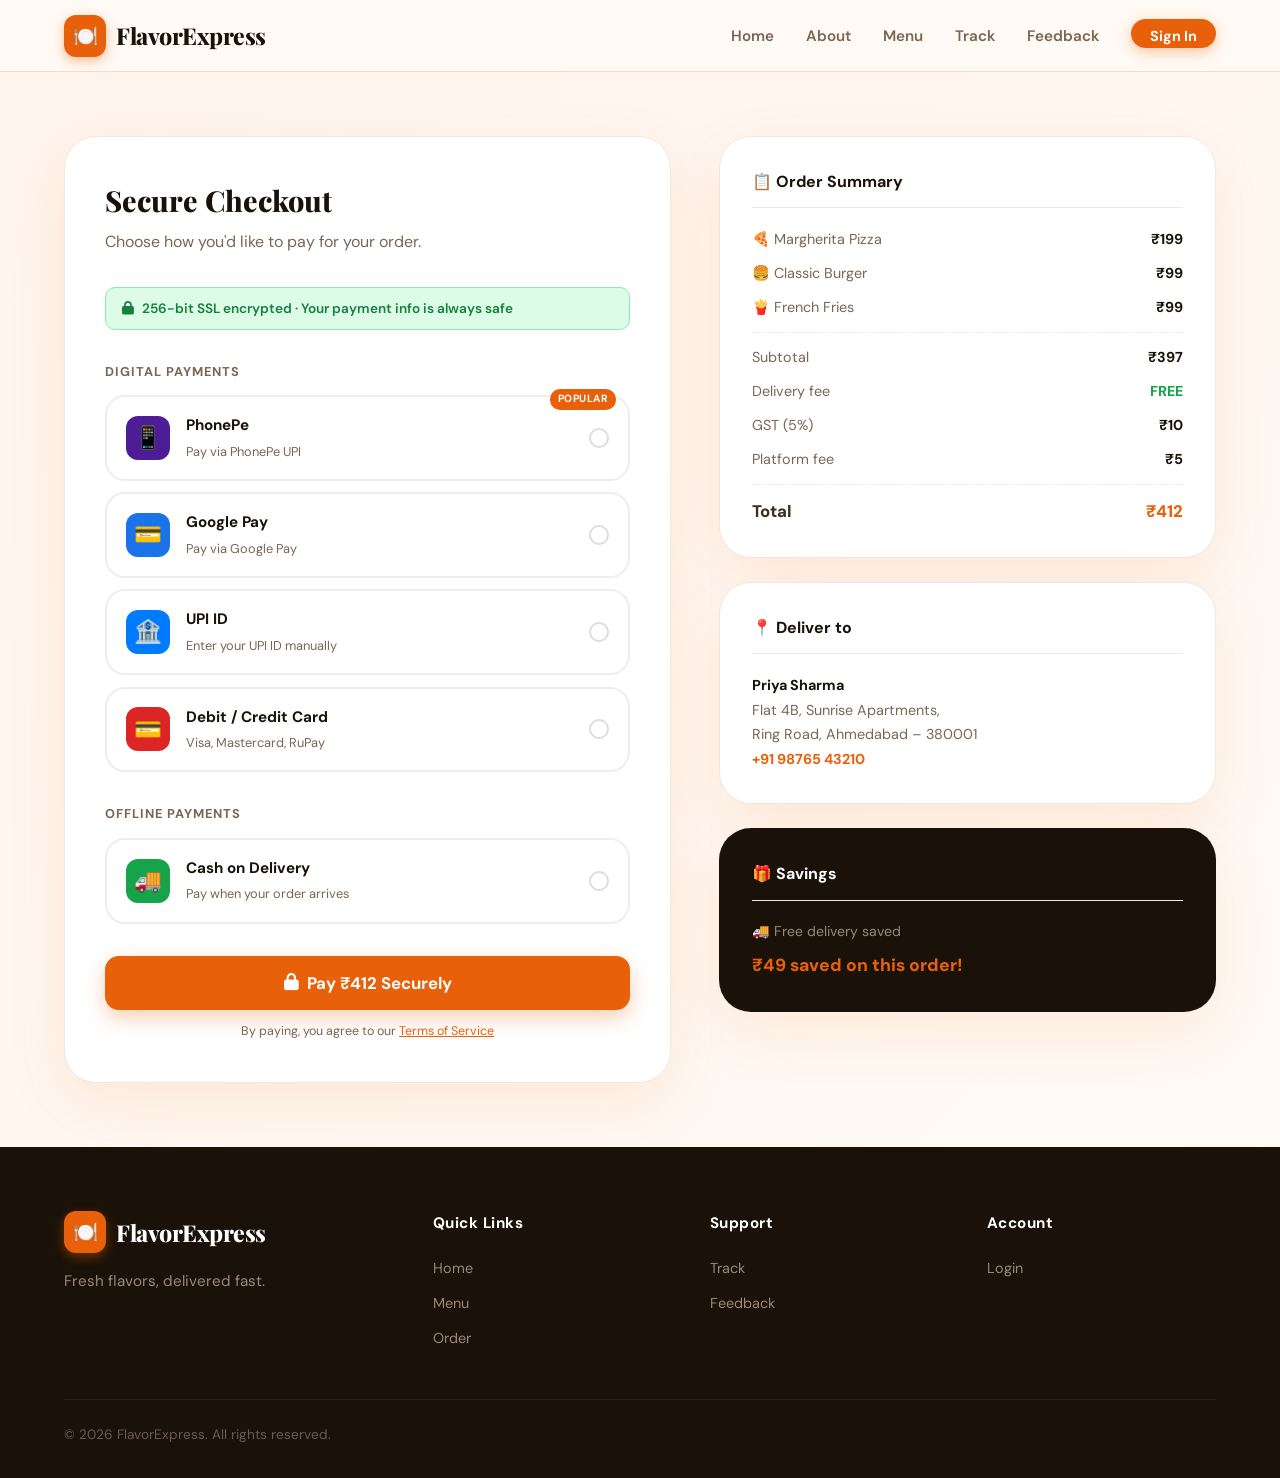
<file: payment.html>
<!DOCTYPE html>
<html lang="en">
<head>
  <meta charset="UTF-8">
  <meta name="viewport" content="width=device-width, initial-scale=1.0">
  <title>Payment – FlavorExpress</title>
  <link rel="stylesheet" href="https://cdnjs.cloudflare.com/ajax/libs/font-awesome/6.5.0/css/all.min.css">
  <link rel="stylesheet" href="style.css">
  <style>
    .payment-page {
      min-height: calc(100vh - 72px);
      background: linear-gradient(135deg, #fff4ec 0%, var(--cream) 100%);
      padding: 4rem 5%;
      display: grid;
      grid-template-columns: 1.1fr 0.9fr;
      gap: 3rem;
      align-items: start;
    }

    .payment-panel {
      background: white;
      border-radius: var(--radius-lg);
      padding: 2.5rem;
      border: 1px solid #f0e8e0;
      box-shadow: var(--shadow);
    }
    .panel-header { margin-bottom: 2rem; }
    .panel-header h2 { font-family: 'Playfair Display', serif; font-size: 1.8rem; font-weight: 800; color: var(--dark); }
    .panel-header p { color: var(--text-muted); margin-top: 0.4rem; }

    /* Security bar */
    .security-bar {
      display: flex;
      align-items: center;
      gap: 8px;
      background: #dcfce7;
      border: 1px solid #86efac;
      border-radius: 10px;
      padding: 0.6rem 1rem;
      margin-bottom: 2rem;
      font-size: 0.85rem;
      font-weight: 600;
      color: #15803d;
    }

    /* Payment methods */
    .method-title {
      font-size: 0.8rem;
      font-weight: 700;
      color: var(--text-muted);
      text-transform: uppercase;
      letter-spacing: 1px;
      margin-bottom: 0.8rem;
    }
    .method-grid { display: flex; flex-direction: column; gap: 0.7rem; margin-bottom: 2rem; }
    .method-option {
      display: flex;
      align-items: center;
      gap: 1rem;
      padding: 1rem 1.2rem;
      border: 2px solid #eee;
      border-radius: var(--radius);
      cursor: pointer;
      transition: var(--transition);
      position: relative;
    }
    .method-option:hover { border-color: var(--orange); background: var(--orange-pale); }
    .method-option.selected { border-color: var(--orange); background: var(--orange-pale); }
    .method-icon {
      width: 44px; height: 44px;
      border-radius: 12px;
      display: grid; place-items: center;
      font-size: 1.4rem;
      flex-shrink: 0;
    }
    .method-icon.phonepe { background: #4c1d95; }
    .method-icon.gpay { background: #1a73e8; }
    .method-icon.upi { background: #007bff; }
    .method-icon.cod { background: #16a34a; }
    .method-icon.card { background: #dc2626; }
    .method-info { flex: 1; }
    .method-info strong { display: block; font-size: 0.95rem; color: var(--dark); }
    .method-info span { font-size: 0.8rem; color: var(--text-muted); }
    .method-radio {
      width: 20px; height: 20px;
      border: 2px solid #ddd;
      border-radius: 50%;
      display: grid; place-items: center;
      transition: var(--transition);
      flex-shrink: 0;
    }
    .method-option.selected .method-radio {
      border-color: var(--orange);
      background: var(--orange);
    }
    .method-option.selected .method-radio::after {
      content: '';
      width: 8px; height: 8px;
      background: white;
      border-radius: 50%;
    }
    .popular-badge {
      position: absolute;
      top: -8px; right: 12px;
      background: var(--orange);
      color: white;
      font-size: 0.65rem;
      font-weight: 700;
      padding: 2px 8px;
      border-radius: 10px;
      letter-spacing: 0.5px;
    }

    /* UPI input expandable */
    .upi-expand {
      display: none;
      margin-top: 1rem;
      padding-top: 1rem;
      border-top: 1px dashed var(--border);
    }
    .upi-expand.show { display: block; }

    /* Card form */
    .card-expand {
      display: none;
      margin-top: 1rem;
      padding-top: 1rem;
      border-top: 1px dashed var(--border);
    }
    .card-expand.show { display: block; }
    .card-number-input {
      position: relative;
    }
    .card-number-input input { padding-right: 3rem; }
    .card-type-icon {
      position: absolute;
      right: 1rem;
      top: 50%;
      transform: translateY(-50%);
      font-size: 1.4rem;
    }
    .card-row { display: grid; grid-template-columns: 1fr 1fr; gap: 1rem; }

    .pay-btn {
      width: 100%;
      padding: 1rem;
      background: var(--orange);
      color: white;
      border: none;
      border-radius: 14px;
      font-family: 'DM Sans', sans-serif;
      font-size: 1.05rem;
      font-weight: 700;
      cursor: pointer;
      transition: var(--transition);
      box-shadow: 0 8px 20px rgba(232,97,10,0.3);
      display: flex;
      align-items: center;
      justify-content: center;
      gap: 8px;
      margin-top: 1.5rem;
    }
    .pay-btn:hover { background: #c94f00; transform: translateY(-2px); box-shadow: 0 14px 28px rgba(232,97,10,0.35); }

    /* Right: order summary */
    .order-summary-panel { display: flex; flex-direction: column; gap: 1.5rem; }
    .summary-box {
      background: white;
      border-radius: var(--radius-lg);
      padding: 2rem;
      border: 1px solid #f0e8e0;
      box-shadow: var(--shadow);
    }
    .summary-box h3 { font-size: 1rem; font-weight: 700; color: var(--dark); margin-bottom: 1.2rem; padding-bottom: 0.8rem; border-bottom: 1px solid #f0e8e0; }
    .s-item { display: flex; justify-content: space-between; align-items: center; margin-bottom: 0.7rem; font-size: 0.9rem; }
    .s-item .s-name { display: flex; gap: 8px; align-items: center; color: var(--text-muted); }
    .s-item .s-price { font-weight: 700; color: var(--dark); }
    .s-divider { border: none; border-top: 1px dashed #f0e8e0; margin: 0.8rem 0; }
    .s-total { display: flex; justify-content: space-between; font-weight: 800; font-size: 1.05rem; }
    .s-total .t-price { color: var(--orange); }

    /* Success modal */
    .success-overlay {
      display: none;
      position: fixed;
      inset: 0;
      background: rgba(0,0,0,0.6);
      z-index: 2000;
      place-items: center;
    }
    .success-overlay.show { display: grid; }
    .success-box {
      background: white;
      border-radius: var(--radius-lg);
      padding: 3rem 2.5rem;
      text-align: center;
      max-width: 420px;
      width: 90%;
      animation: pop 0.4s cubic-bezier(0.34, 1.56, 0.64, 1);
    }
    @keyframes pop { from{transform:scale(0.7);opacity:0} to{transform:scale(1);opacity:1} }
    .success-icon { font-size: 4.5rem; margin-bottom: 1rem; }
    .success-box h2 { font-family: 'Playfair Display', serif; font-size: 2rem; color: var(--dark); margin-bottom: 0.6rem; }
    .success-box p { color: var(--text-muted); margin-bottom: 0.5rem; font-size: 0.95rem; }
    .success-order-id { display: inline-block; background: var(--orange-pale); color: var(--orange); padding: 0.4rem 1rem; border-radius: 30px; font-weight: 700; font-size: 0.9rem; margin-bottom: 1.5rem; border: 1px solid var(--border); }
    .success-actions { display: flex; flex-direction: column; gap: 0.8rem; }

    @media(max-width:900px){ .payment-page{grid-template-columns:1fr;} }
    @media(max-width:480px){ .card-row{grid-template-columns:1fr;} }
  </style>
</head>
<body>

<nav class="navbar">
  <a href="index.html" class="nav-logo"><div class="logo-icon">🍽️</div><span>FlavorExpress</span></a>
  <ul class="nav-links">
    <li><a href="index.html">Home</a></li>
    <li><a href="about.html">About</a></li>
    <li><a href="restaurant.html">Menu</a></li>
    <li><a href="tracking.html">Track</a></li>
    <li><a href="feedback.html">Feedback</a></li>
    <li><a href="login.html" class="nav-cta">Sign In</a></li>
  </ul>
</nav>

<div class="payment-page">

  <!-- LEFT: Payment form -->
  <div class="payment-panel">
    <div class="panel-header">
      <h2>Secure Checkout</h2>
      <p>Choose how you'd like to pay for your order.</p>
    </div>

    <div class="security-bar">
      <i class="fas fa-lock"></i>
      256-bit SSL encrypted · Your payment info is always safe
    </div>

    <div class="method-title">Digital Payments</div>
    <div class="method-grid">

      <div class="method-option" onclick="selectMethod(this,'phonepe')">
        <div class="method-icon phonepe">📱</div>
        <div class="method-info"><strong>PhonePe</strong><span>Pay via PhonePe UPI</span></div>
        <div class="method-radio"></div>
        <div class="popular-badge">POPULAR</div>
      </div>

      <div class="method-option" onclick="selectMethod(this,'gpay')">
        <div class="method-icon gpay">💳</div>
        <div class="method-info"><strong>Google Pay</strong><span>Pay via Google Pay</span></div>
        <div class="method-radio"></div>
      </div>

      <div class="method-option" onclick="selectMethod(this,'upi')">
        <div class="method-icon upi">🏦</div>
        <div class="method-info">
          <strong>UPI ID</strong><span>Enter your UPI ID manually</span>
          <div class="upi-expand" id="upiExpand">
            <div class="form-group" style="margin-top:0.8rem">
              <label>UPI ID</label>
              <input type="text" id="upiId" placeholder="yourname@upi">
              <span class="error-msg" id="upiErr"></span>
            </div>
          </div>
        </div>
        <div class="method-radio"></div>
      </div>

      <div class="method-option" onclick="selectMethod(this,'card')">
        <div class="method-icon card">💳</div>
        <div class="method-info">
          <strong>Debit / Credit Card</strong><span>Visa, Mastercard, RuPay</span>
          <div class="card-expand" id="cardExpand">
            <div class="form-group" style="margin-top:0.8rem">
              <label>Card Number</label>
              <div class="card-number-input">
                <input type="text" id="cardNum" placeholder="1234 5678 9012 3456" maxlength="19" oninput="formatCard(this)">
                <span class="card-type-icon" id="cardTypeIcon">💳</span>
              </div>
              <span class="error-msg" id="cardNumErr"></span>
            </div>
            <div class="card-row">
              <div class="form-group">
                <label>Expiry Date</label>
                <input type="text" id="cardExp" placeholder="MM / YY" maxlength="7" oninput="formatExpiry(this)">
                <span class="error-msg" id="cardExpErr"></span>
              </div>
              <div class="form-group">
                <label>CVV</label>
                <input type="password" id="cardCvv" placeholder="•••" maxlength="3">
                <span class="error-msg" id="cardCvvErr"></span>
              </div>
            </div>
            <div class="form-group">
              <label>Name on Card</label>
              <input type="text" id="cardName" placeholder="PRIYA SHARMA">
            </div>
          </div>
        </div>
        <div class="method-radio"></div>
      </div>

    </div>

    <div class="method-title">Offline Payments</div>
    <div class="method-grid">
      <div class="method-option" onclick="selectMethod(this,'cod')">
        <div class="method-icon cod">🚚</div>
        <div class="method-info"><strong>Cash on Delivery</strong><span>Pay when your order arrives</span></div>
        <div class="method-radio"></div>
      </div>
    </div>

    <button class="pay-btn" onclick="processPayment()">
      <i class="fas fa-lock"></i>
      Pay ₹412 Securely
    </button>
    <p style="text-align:center;font-size:0.78rem;color:var(--text-muted);margin-top:0.8rem">
      By paying, you agree to our <a href="#" style="color:var(--orange)">Terms of Service</a>
    </p>
  </div>

  <!-- RIGHT: Summary -->
  <div class="order-summary-panel">

    <div class="summary-box">
      <h3>📋 Order Summary</h3>
      <div class="s-item"><span class="s-name">🍕 Margherita Pizza</span><span class="s-price">₹199</span></div>
      <div class="s-item"><span class="s-name">🍔 Classic Burger</span><span class="s-price">₹99</span></div>
      <div class="s-item"><span class="s-name">🍟 French Fries</span><span class="s-price">₹99</span></div>
      <hr class="s-divider">
      <div class="s-item"><span class="s-name">Subtotal</span><span class="s-price">₹397</span></div>
      <div class="s-item"><span class="s-name">Delivery fee</span><span class="s-price" style="color:#16a34a">FREE</span></div>
      <div class="s-item"><span class="s-name">GST (5%)</span><span class="s-price">₹10</span></div>
      <div class="s-item"><span class="s-name">Platform fee</span><span class="s-price">₹5</span></div>
      <hr class="s-divider">
      <div class="s-total"><span>Total</span><span class="t-price">₹412</span></div>
    </div>

    <div class="summary-box">
      <h3>📍 Deliver to</h3>
      <div style="font-size:0.9rem;color:var(--text-muted);line-height:1.7">
        <strong style="color:var(--dark)">Priya Sharma</strong><br>
        Flat 4B, Sunrise Apartments,<br>
        Ring Road, Ahmedabad – 380001<br>
        <span style="color:var(--orange);font-weight:700">+91 98765 43210</span>
      </div>
    </div>

    <div class="summary-box" style="background:var(--dark);border-color:transparent">
      <h3 style="color:white">🎁 Savings</h3>
      <div style="display:flex;flex-direction:column;gap:0.5rem">
        <div style="font-size:0.88rem;color:#9a8878">🚚 Free delivery saved</div>
        <div style="font-size:1.1rem;font-weight:800;color:var(--orange)">₹49 saved on this order!</div>
      </div>
    </div>

  </div>
</div>

<!-- Success Modal -->
<div class="success-overlay" id="successOverlay">
  <div class="success-box">
    <div class="success-icon">✅</div>
    <h2>Payment Successful!</h2>
    <p>Your order has been confirmed and is now being prepared.</p>
    <div class="success-order-id">Order #FE-20241</div>
    <div class="success-actions">
      <a href="tracking.html" class="btn-primary" style="justify-content:center">
        Track My Order <i class="fas fa-arrow-right"></i>
      </a>
      <a href="index.html" style="font-size:0.9rem;color:var(--text-muted);text-decoration:none;text-align:center">← Back to Home</a>
    </div>
  </div>
</div>

<footer class="footer">
  <div class="footer-top">
    <div class="footer-brand"><a href="index.html" class="nav-logo"><div class="logo-icon">🍽️</div><span>FlavorExpress</span></a><p>Fresh flavors, delivered fast.</p></div>
    <div class="footer-col"><h4>Quick Links</h4><ul><li><a href="index.html">Home</a></li><li><a href="restaurant.html">Menu</a></li><li><a href="order.html">Order</a></li></ul></div>
    <div class="footer-col"><h4>Support</h4><ul><li><a href="tracking.html">Track</a></li><li><a href="feedback.html">Feedback</a></li></ul></div>
    <div class="footer-col"><h4>Account</h4><ul><li><a href="login.html">Login</a></li></ul></div>
  </div>
  <div class="footer-bottom"><p>© 2026 FlavorExpress. All rights reserved.</p></div>
</footer>

<script>
let selectedMethod = '';

function selectMethod(el, method) {
  document.querySelectorAll('.method-option').forEach(o => o.classList.remove('selected'));
  el.classList.add('selected');
  selectedMethod = method;
  // hide all expandable
  document.getElementById('upiExpand').classList.remove('show');
  document.getElementById('cardExpand').classList.remove('show');
  if (method === 'upi') document.getElementById('upiExpand').classList.add('show');
  if (method === 'card') document.getElementById('cardExpand').classList.add('show');
}

function formatCard(input) {
  let val = input.value.replace(/\D/g, '').substring(0, 16);
  input.value = val.replace(/(.{4})/g, '$1 ').trim();
  const icon = document.getElementById('cardTypeIcon');
  if (val.startsWith('4')) icon.textContent = '💳';
  else if (val.startsWith('5')) icon.textContent = '🔴';
  else if (val.startsWith('6')) icon.textContent = '🏦';
  else icon.textContent = '💳';
}

function formatExpiry(input) {
  let val = input.value.replace(/\D/g, '');
  if (val.length >= 2) val = val.substring(0,2) + ' / ' + val.substring(2,4);
  input.value = val;
}

function processPayment() {
  if (!selectedMethod) { alert('Please select a payment method.'); return; }

  if (selectedMethod === 'upi') {
    const upi = document.getElementById('upiId').value.trim();
    if (!upi.includes('@')) { document.getElementById('upiErr').textContent = 'Enter a valid UPI ID (e.g. name@upi)'; return; }
    document.getElementById('upiErr').textContent = '';
  }

  if (selectedMethod === 'card') {
    const num = document.getElementById('cardNum').value.replace(/\s/g,'');
    const exp = document.getElementById('cardExp').value;
    const cvv = document.getElementById('cardCvv').value;
    let ok = true;
    if (num.length < 16) { document.getElementById('cardNumErr').textContent = 'Enter valid 16-digit card number.'; ok = false; }
    else document.getElementById('cardNumErr').textContent = '';
    if (exp.length < 7) { document.getElementById('cardExpErr').textContent = 'Enter valid expiry date.'; ok = false; }
    else document.getElementById('cardExpErr').textContent = '';
    if (cvv.length < 3) { document.getElementById('cardCvvErr').textContent = 'Enter 3-digit CVV.'; ok = false; }
    else document.getElementById('cardCvvErr').textContent = '';
    if (!ok) return;
  }

  document.getElementById('successOverlay').classList.add('show');
}
</script>
</body>
</html>
</file>
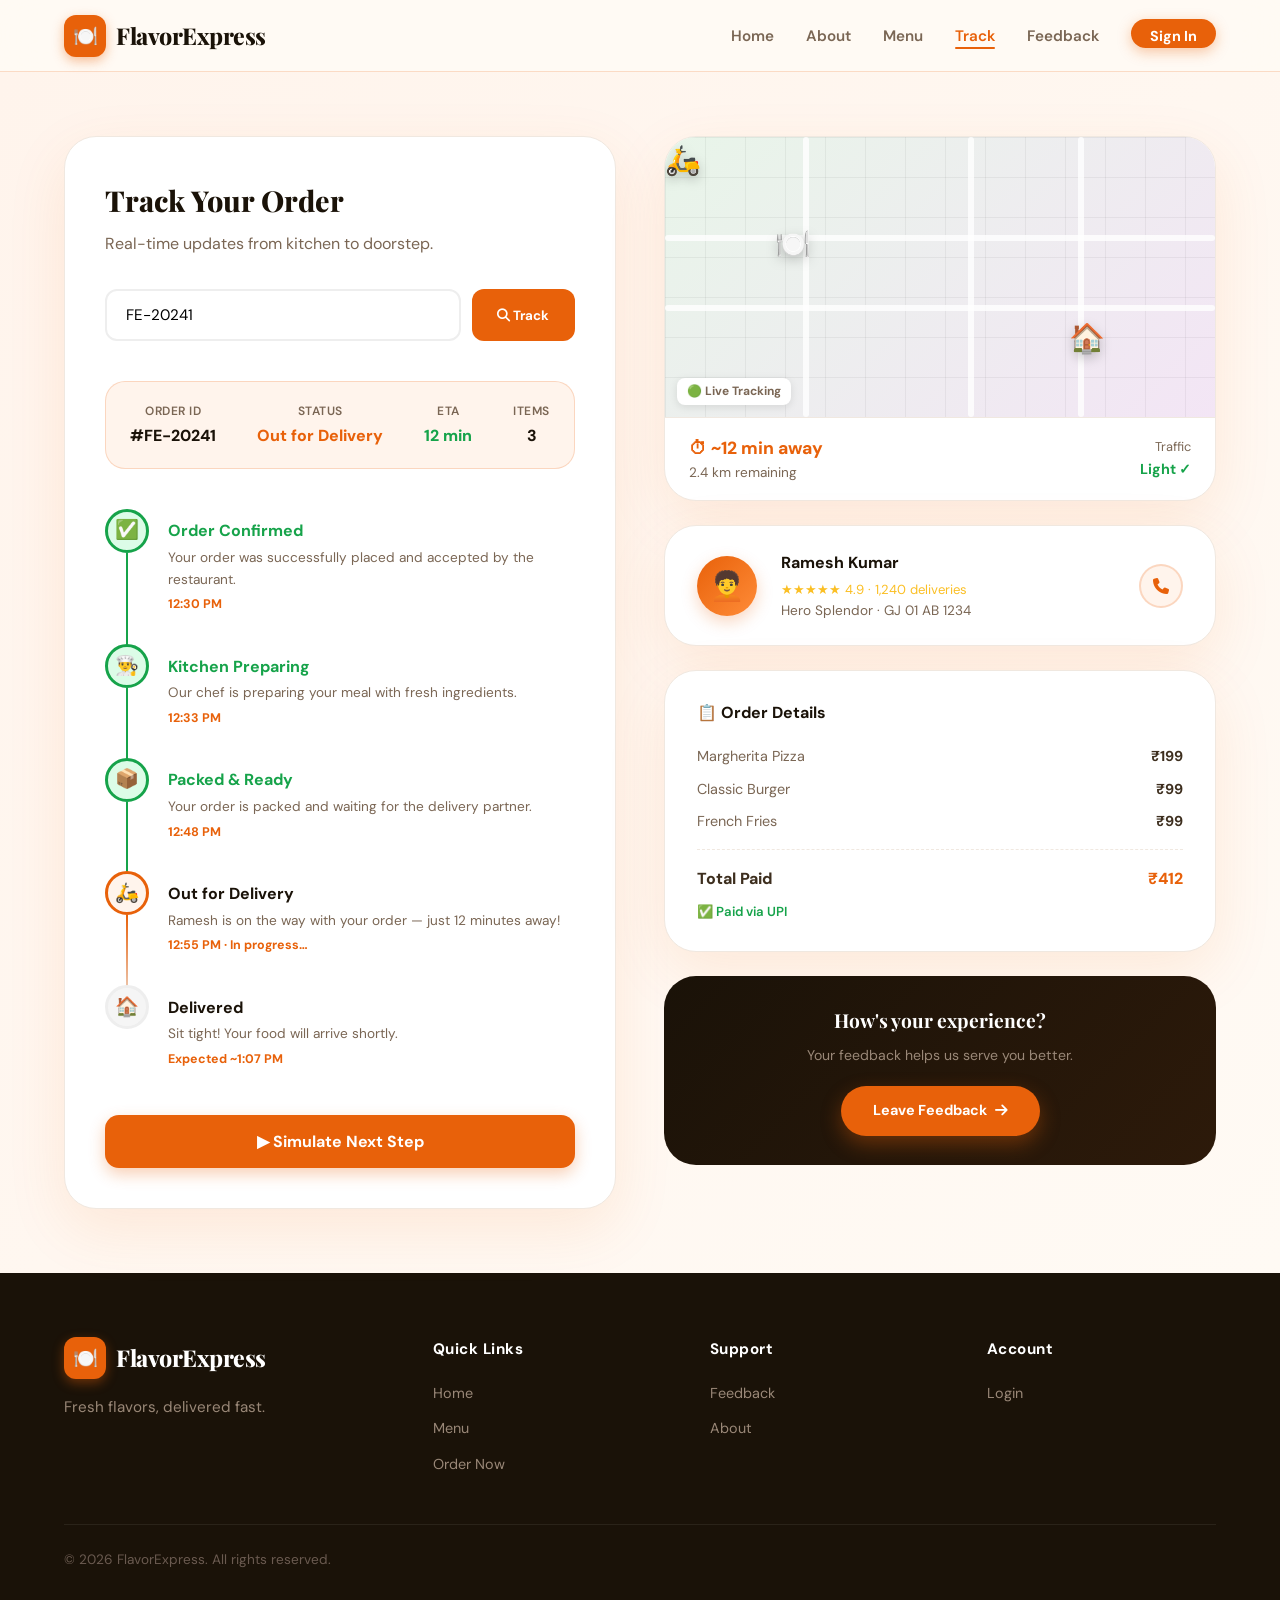
<file: tracking.html>
<!DOCTYPE html>
<html lang="en">
<head>
  <meta charset="UTF-8">
  <meta name="viewport" content="width=device-width, initial-scale=1.0">
  <title>Track Order – FlavorExpress</title>
  <link rel="stylesheet" href="https://cdnjs.cloudflare.com/ajax/libs/font-awesome/6.5.0/css/all.min.css">
  <link rel="stylesheet" href="style.css">
  <style>
    .tracking-page {
      min-height: calc(100vh - 72px);
      background: linear-gradient(135deg, #fff4ec 0%, var(--cream) 100%);
      padding: 4rem 5%;
      display: grid;
      grid-template-columns: 1fr 1fr;
      gap: 3rem;
      align-items: start;
    }

    /* Left panel */
    .track-panel {
      background: white;
      border-radius: var(--radius-lg);
      padding: 2.5rem;
      border: 1px solid #f0e8e0;
      box-shadow: var(--shadow);
    }
    .track-panel h2 {
      font-family: 'Playfair Display', serif;
      font-size: 1.8rem;
      font-weight: 800;
      color: var(--dark);
      margin-bottom: 0.5rem;
    }
    .track-panel > p { color: var(--text-muted); margin-bottom: 2rem; }

    /* Order ID search */
    .order-search {
      display: flex;
      gap: 0.7rem;
      margin-bottom: 2.5rem;
    }
    .order-search input {
      flex: 1;
      padding: 0.9rem 1.2rem;
      border: 2px solid #eee;
      border-radius: 12px;
      font-family: 'DM Sans', sans-serif;
      font-size: 0.95rem;
      outline: none;
      transition: var(--transition);
    }
    .order-search input:focus { border-color: var(--orange); box-shadow: 0 0 0 4px var(--orange-glow); }
    .order-search button {
      padding: 0.9rem 1.6rem;
      background: var(--orange);
      color: white;
      border: none;
      border-radius: 12px;
      font-weight: 700;
      font-family: 'DM Sans', sans-serif;
      cursor: pointer;
      transition: var(--transition);
    }
    .order-search button:hover { background: #c94f00; }

    /* Order info bar */
    .order-info-bar {
      background: var(--orange-pale);
      border: 1px solid var(--border);
      border-radius: var(--radius);
      padding: 1.2rem 1.5rem;
      display: flex;
      justify-content: space-between;
      flex-wrap: wrap;
      gap: 0.8rem;
      margin-bottom: 2.5rem;
    }
    .info-item { text-align: center; }
    .info-label { font-size: 0.75rem; font-weight: 600; color: var(--text-muted); text-transform: uppercase; letter-spacing: 0.5px; }
    .info-val { font-size: 1rem; font-weight: 800; color: var(--dark); margin-top: 2px; }
    .info-val.green { color: #16a34a; }
    .info-val.orange { color: var(--orange); }

    /* Steps timeline */
    .steps-timeline { position: relative; }
    .timeline-step {
      display: flex;
      gap: 1.2rem;
      margin-bottom: 0;
      position: relative;
    }
    .timeline-step:not(:last-child)::after {
      content: '';
      position: absolute;
      left: 21px;
      top: 44px;
      width: 2px;
      height: calc(100% - 10px);
      background: #eee;
      transition: background 0.5s;
    }
    .timeline-step.completed::after { background: #16a34a; }
    .timeline-step.active::after { background: linear-gradient(to bottom, var(--orange), #eee); }

    .step-icon-wrap {
      width: 44px; height: 44px;
      border-radius: 50%;
      display: grid; place-items: center;
      font-size: 1.2rem;
      background: #f5f5f5;
      border: 3px solid #eee;
      flex-shrink: 0;
      transition: var(--transition);
      z-index: 1;
    }
    .timeline-step.completed .step-icon-wrap { background: #dcfce7; border-color: #16a34a; }
    .timeline-step.active .step-icon-wrap {
      background: var(--orange-pale);
      border-color: var(--orange);
      animation: pulse-step 1.5s infinite;
    }
    @keyframes pulse-step {
      0%,100%{box-shadow: 0 0 0 0 rgba(232,97,10,0.3)}
      50%{box-shadow: 0 0 0 10px rgba(232,97,10,0)}
    }

    .step-content {
      padding: 0.6rem 0 1.8rem;
      flex: 1;
    }
    .step-content h4 { font-size: 1rem; font-weight: 700; color: var(--dark); margin-bottom: 0.2rem; }
    .step-content p { font-size: 0.85rem; color: var(--text-muted); }
    .step-time { font-size: 0.78rem; color: var(--orange); font-weight: 700; margin-top: 0.3rem; }

    .completed .step-content h4 { color: #16a34a; }

    .track-btn {
      width: 100%;
      padding: 1rem;
      background: var(--orange);
      color: white;
      border: none;
      border-radius: 14px;
      font-family: 'DM Sans', sans-serif;
      font-size: 1rem;
      font-weight: 700;
      cursor: pointer;
      transition: var(--transition);
      margin-top: 1rem;
      box-shadow: 0 6px 16px rgba(232,97,10,0.3);
    }
    .track-btn:hover { background: #c94f00; transform: translateY(-2px); }
    .track-btn:disabled { background: #16a34a; cursor: default; transform: none; }

    /* Right: map mock + driver info */
    .track-right { display: flex; flex-direction: column; gap: 1.5rem; }

    .map-card {
      background: white;
      border-radius: var(--radius-lg);
      overflow: hidden;
      border: 1px solid #f0e8e0;
      box-shadow: var(--shadow);
    }
    .map-mock {
      height: 280px;
      background: linear-gradient(135deg, #e8f5e9 0%, #f3e5f5 100%);
      position: relative;
      overflow: hidden;
    }
    .map-grid {
      position: absolute;
      inset: 0;
      background-image:
        linear-gradient(rgba(0,0,0,0.05) 1px, transparent 1px),
        linear-gradient(90deg, rgba(0,0,0,0.05) 1px, transparent 1px);
      background-size: 40px 40px;
    }
    .map-roads {
      position: absolute;
      inset: 0;
    }
    .road-h { position: absolute; height: 6px; background: white; border-radius: 3px; opacity: 0.8; }
    .road-v { position: absolute; width: 6px; background: white; border-radius: 3px; opacity: 0.8; }
    .map-pin {
      position: absolute;
      font-size: 1.8rem;
      filter: drop-shadow(0 4px 6px rgba(0,0,0,0.2));
    }
    .pin-restaurant { top: 30%; left: 20%; animation: bob 2s ease-in-out infinite; }
    .pin-driver { animation: drive 6s linear infinite; }
    .pin-home { bottom: 20%; right: 20%; }
    @keyframes bob { 0%,100%{transform:translateY(0)} 50%{transform:translateY(-6px)} }
    @keyframes drive {
      0%{top:30%;left:30%;} 25%{top:45%;left:50%;} 50%{top:50%;left:60%;} 75%{top:40%;left:65%;} 100%{top:30%;left:30%;}
    }
    .map-route {
      position: absolute;
      inset: 0;
      pointer-events: none;
    }
    .map-info-bar {
      padding: 1rem 1.5rem;
      display: flex;
      justify-content: space-between;
      align-items: center;
      border-top: 1px solid #f0e8e0;
    }
    .map-eta { font-weight: 800; color: var(--orange); font-size: 1.1rem; }
    .map-dist { font-size: 0.85rem; color: var(--text-muted); }

    .driver-card {
      background: white;
      border-radius: var(--radius-lg);
      padding: 1.5rem 2rem;
      border: 1px solid #f0e8e0;
      box-shadow: var(--shadow);
      display: flex;
      align-items: center;
      gap: 1.5rem;
    }
    .driver-avatar {
      width: 60px; height: 60px;
      border-radius: 50%;
      background: linear-gradient(135deg, var(--orange), var(--orange-light));
      display: grid; place-items: center;
      font-size: 1.8rem;
      box-shadow: 0 6px 16px rgba(232,97,10,0.25);
      flex-shrink: 0;
    }
    .driver-info { flex: 1; }
    .driver-info h4 { font-weight: 700; color: var(--dark); margin-bottom: 0.2rem; }
    .driver-info p { font-size: 0.85rem; color: var(--text-muted); }
    .driver-rating { color: #fbbf24; font-size: 0.82rem; }
    .driver-call {
      width: 44px; height: 44px;
      background: var(--orange-pale);
      border: 2px solid var(--border);
      border-radius: 50%;
      display: grid; place-items: center;
      color: var(--orange);
      font-size: 1rem;
      cursor: pointer;
      transition: var(--transition);
      text-decoration: none;
    }
    .driver-call:hover { background: var(--orange); color: white; }

    .feedback-cta {
      background: linear-gradient(135deg, var(--dark), #2d1a0a);
      border-radius: var(--radius-lg);
      padding: 1.8rem 2rem;
      color: white;
      text-align: center;
    }
    .feedback-cta h4 { font-family: 'Playfair Display', serif; font-size: 1.2rem; margin-bottom: 0.5rem; }
    .feedback-cta p { color: #9a8878; font-size: 0.88rem; margin-bottom: 1.2rem; }

    @media(max-width:900px){ .tracking-page{grid-template-columns:1fr;} }
  </style>
</head>
<body>

<nav class="navbar">
  <a href="index.html" class="nav-logo"><div class="logo-icon">🍽️</div><span>FlavorExpress</span></a>
  <ul class="nav-links">
    <li><a href="index.html">Home</a></li>
    <li><a href="about.html">About</a></li>
    <li><a href="restaurant.html">Menu</a></li>
    <li><a href="tracking.html" class="active">Track</a></li>
    <li><a href="feedback.html">Feedback</a></li>
    <li><a href="login.html" class="nav-cta">Sign In</a></li>
  </ul>
</nav>

<div class="tracking-page">

  <!-- LEFT -->
  <div class="track-panel">
    <h2>Track Your Order</h2>
    <p>Real-time updates from kitchen to doorstep.</p>

    <div class="order-search">
      <input type="text" id="orderIdInput" placeholder="Enter Order ID (e.g. FE-20241)" value="FE-20241">
      <button onclick="loadTracking()"><i class="fas fa-search"></i> Track</button>
    </div>

    <div class="order-info-bar">
      <div class="info-item"><div class="info-label">Order ID</div><div class="info-val">#FE-20241</div></div>
      <div class="info-item"><div class="info-label">Status</div><div class="info-val orange" id="statusLabel">Out for Delivery</div></div>
      <div class="info-item"><div class="info-label">ETA</div><div class="info-val green" id="etaLabel">12 min</div></div>
      <div class="info-item"><div class="info-label">Items</div><div class="info-val">3</div></div>
    </div>

    <div class="steps-timeline" id="stepsTimeline">

      <div class="timeline-step completed" id="tstep1">
        <div class="step-icon-wrap">✅</div>
        <div class="step-content">
          <h4>Order Confirmed</h4>
          <p>Your order was successfully placed and accepted by the restaurant.</p>
          <div class="step-time">12:30 PM</div>
        </div>
      </div>

      <div class="timeline-step completed" id="tstep2">
        <div class="step-icon-wrap">👨‍🍳</div>
        <div class="step-content">
          <h4>Kitchen Preparing</h4>
          <p>Our chef is preparing your meal with fresh ingredients.</p>
          <div class="step-time">12:33 PM</div>
        </div>
      </div>

      <div class="timeline-step completed" id="tstep3">
        <div class="step-icon-wrap">📦</div>
        <div class="step-content">
          <h4>Packed & Ready</h4>
          <p>Your order is packed and waiting for the delivery partner.</p>
          <div class="step-time">12:48 PM</div>
        </div>
      </div>

      <div class="timeline-step active" id="tstep4">
        <div class="step-icon-wrap">🛵</div>
        <div class="step-content">
          <h4>Out for Delivery</h4>
          <p>Ramesh is on the way with your order — just 12 minutes away!</p>
          <div class="step-time">12:55 PM · In progress…</div>
        </div>
      </div>

      <div class="timeline-step" id="tstep5">
        <div class="step-icon-wrap">🏠</div>
        <div class="step-content">
          <h4>Delivered</h4>
          <p>Sit tight! Your food will arrive shortly.</p>
          <div class="step-time">Expected ~1:07 PM</div>
        </div>
      </div>

    </div>

    <button class="track-btn" id="trackDemoBtn" onclick="nextTrackStep()">
      ▶ Simulate Next Step
    </button>
  </div>

  <!-- RIGHT -->
  <div class="track-right">

    <div class="map-card">
      <div class="map-mock">
        <div class="map-grid"></div>
        <div class="map-roads">
          <div class="road-h" style="top:35%;left:0;right:0;"></div>
          <div class="road-h" style="top:60%;left:0;right:0;"></div>
          <div class="road-v" style="left:25%;top:0;bottom:0;"></div>
          <div class="road-v" style="left:55%;top:0;bottom:0;"></div>
          <div class="road-v" style="left:75%;top:0;bottom:0;"></div>
        </div>
        <div class="map-pin pin-restaurant">🍽️</div>
        <div class="map-pin pin-driver">🛵</div>
        <div class="map-pin pin-home">🏠</div>
        <div style="position:absolute;bottom:12px;left:12px;background:white;border-radius:8px;padding:4px 10px;font-size:0.75rem;font-weight:700;color:var(--text-muted);box-shadow:0 2px 8px rgba(0,0,0,0.1)">
          🟢 Live Tracking
        </div>
      </div>
      <div class="map-info-bar">
        <div>
          <div class="map-eta" id="mapEta">⏱ ~12 min away</div>
          <div class="map-dist">2.4 km remaining</div>
        </div>
        <div style="text-align:right">
          <div style="font-size:0.8rem;color:var(--text-muted)">Traffic</div>
          <div style="font-weight:700;color:#16a34a;font-size:0.9rem">Light ✓</div>
        </div>
      </div>
    </div>

    <div class="driver-card">
      <div class="driver-avatar">🧑‍🦱</div>
      <div class="driver-info">
        <h4>Ramesh Kumar</h4>
        <div class="driver-rating">★★★★★ 4.9 · 1,240 deliveries</div>
        <p>Hero Splendor · GJ 01 AB 1234</p>
      </div>
      <a href="tel:+919876543210" class="driver-call" title="Call driver">
        <i class="fas fa-phone"></i>
      </a>
    </div>

    <div style="background:white;border-radius:var(--radius-lg);padding:1.8rem 2rem;border:1px solid #f0e8e0;box-shadow:var(--shadow)">
      <h3 style="font-size:1rem;font-weight:700;color:var(--dark);margin-bottom:1.2rem">📋 Order Details</h3>
      <div style="display:flex;flex-direction:column;gap:0.6rem">
        <div style="display:flex;justify-content:space-between;font-size:0.9rem"><span style="color:var(--text-muted)">Margherita Pizza</span><span style="font-weight:700">₹199</span></div>
        <div style="display:flex;justify-content:space-between;font-size:0.9rem"><span style="color:var(--text-muted)">Classic Burger</span><span style="font-weight:700">₹99</span></div>
        <div style="display:flex;justify-content:space-between;font-size:0.9rem"><span style="color:var(--text-muted)">French Fries</span><span style="font-weight:700">₹99</span></div>
        <hr style="border:none;border-top:1px dashed #f0e8e0;margin:0.4rem 0">
        <div style="display:flex;justify-content:space-between;font-weight:800"><span>Total Paid</span><span style="color:var(--orange)">₹412</span></div>
        <div style="font-size:0.82rem;color:#16a34a;font-weight:600">✅ Paid via UPI</div>
      </div>
    </div>

    <div class="feedback-cta">
      <h4>How's your experience?</h4>
      <p>Your feedback helps us serve you better.</p>
      <a href="feedback.html" class="btn-primary" style="display:inline-flex;font-size:0.9rem">
        Leave Feedback <i class="fas fa-arrow-right"></i>
      </a>
    </div>

  </div>
</div>

<footer class="footer">
  <div class="footer-top">
    <div class="footer-brand"><a href="index.html" class="nav-logo"><div class="logo-icon">🍽️</div><span>FlavorExpress</span></a><p>Fresh flavors, delivered fast.</p></div>
    <div class="footer-col"><h4>Quick Links</h4><ul><li><a href="index.html">Home</a></li><li><a href="restaurant.html">Menu</a></li><li><a href="order.html">Order Now</a></li></ul></div>
    <div class="footer-col"><h4>Support</h4><ul><li><a href="feedback.html">Feedback</a></li><li><a href="about.html">About</a></li></ul></div>
    <div class="footer-col"><h4>Account</h4><ul><li><a href="login.html">Login</a></li></ul></div>
  </div>
  <div class="footer-bottom"><p>© 2026 FlavorExpress. All rights reserved.</p></div>
</footer>

<script>
let trackStep = 4; // currently at step 4 (out for delivery)
const totalSteps = 5;
const stepData = [
  { status: 'Order Confirmed', eta: '28 min', time: '12:30 PM' },
  { status: 'Preparing', eta: '22 min', time: '12:33 PM' },
  { status: 'Packed & Ready', eta: '15 min', time: '12:48 PM' },
  { status: 'Out for Delivery', eta: '12 min', time: '12:55 PM' },
  { status: 'Delivered! 🎉', eta: '0 min', time: '1:05 PM' },
];

function nextTrackStep() {
  if (trackStep >= totalSteps) return;
  const prev = document.getElementById('tstep' + trackStep);
  prev.classList.remove('active');
  prev.classList.add('completed');
  const icon = prev.querySelector('.step-icon-wrap');
  icon.textContent = '✅';
  
  trackStep++;
  const next = document.getElementById('tstep' + trackStep);
  if (next) {
    next.classList.add('active');
    const d = stepData[trackStep - 1];
    document.getElementById('statusLabel').textContent = d.status;
    document.getElementById('etaLabel').textContent = d.eta;
    document.getElementById('mapEta').textContent = d.eta === '0 min' ? '✅ Delivered!' : `⏱ ~${d.eta} away`;
  }

  if (trackStep >= totalSteps) {
    document.getElementById('trackDemoBtn').textContent = '✅ Order Delivered!';
    document.getElementById('trackDemoBtn').disabled = true;
  }
}

function loadTracking() {
  const id = document.getElementById('orderIdInput').value.trim();
  if (!id) { alert('Please enter an Order ID.'); return; }
  alert(`✅ Tracking loaded for Order ${id}`);
}
</script>
</body>
</html>
</file>
<file: style.css>
@import url('https://fonts.googleapis.com/css2?family=Playfair+Display:wght@700;800&family=DM+Sans:wght@400;500;600;700&display=swap');

:root {
  --orange: #e8610a;
  --orange-light: #ff8c38;
  --orange-glow: rgba(232, 97, 10, 0.15);
  --orange-pale: #fff4ec;
  --dark: #1a1208;
  --dark-mid: #2d2015;
  --text: #3d2e1e;
  --text-muted: #7a6654;
  --white: #ffffff;
  --cream: #fffaf4;
  --border: rgba(232,97,10,0.2);
  --shadow: 0 20px 60px rgba(232,97,10,0.1);
  --shadow-hover: 0 30px 80px rgba(232,97,10,0.2);
  --radius: 20px;
  --radius-lg: 32px;
  --transition: all 0.3s cubic-bezier(0.4, 0, 0.2, 1);
}

* { margin: 0; padding: 0; box-sizing: border-box; }
html { scroll-behavior: smooth; scroll-padding-top: 90px; }

body {
  font-family: 'DM Sans', sans-serif;
  background: var(--cream);
  color: var(--text);
  line-height: 1.6;
}

/* ── NAVBAR ── */
.navbar {
  position: sticky;
  top: 0;
  z-index: 1000;
  background: rgba(255,250,244,0.92);
  backdrop-filter: blur(20px);
  border-bottom: 1px solid var(--border);
  padding: 0 5%;
  height: 72px;
  display: flex;
  align-items: center;
  justify-content: space-between;
}

.nav-logo {
  display: flex;
  align-items: center;
  gap: 10px;
  text-decoration: none;
}
.nav-logo .logo-icon {
  width: 42px; height: 42px;
  background: var(--orange);
  border-radius: 12px;
  display: grid; place-items: center;
  font-size: 20px;
  box-shadow: 0 4px 12px rgba(232,97,10,0.4);
}
.nav-logo span {
  font-family: 'Playfair Display', serif;
  font-size: 1.45rem;
  font-weight: 800;
  color: var(--dark);
  letter-spacing: -0.5px;
}

.nav-links {
  display: flex;
  list-style: none;
  gap: 2rem;
  align-items: center;
}
.nav-links a {
  text-decoration: none;
  color: var(--text-muted);
  font-weight: 600;
  font-size: 0.95rem;
  transition: var(--transition);
  position: relative;
  padding-bottom: 3px;
}
.nav-links a::after {
  content: '';
  position: absolute;
  bottom: 0; left: 0;
  width: 0; height: 2px;
  background: var(--orange);
  transition: var(--transition);
  border-radius: 2px;
}
.nav-links a:hover { color: var(--orange); }
.nav-links a:hover::after { width: 100%; }
.nav-links a.active { color: var(--orange); }
.nav-links a.active::after { width: 100%; }

.nav-cta {
  background: var(--orange) !important;
  color: white !important;
  padding: 0.5rem 1.2rem;
  border-radius: 40px;
  font-weight: 700 !important;
  font-size: 0.9rem !important;
  box-shadow: 0 4px 14px rgba(232,97,10,0.35);
  transition: var(--transition) !important;
}
.nav-cta:hover {
  background: #c94f00 !important;
  transform: translateY(-2px) !important;
  box-shadow: 0 8px 20px rgba(232,97,10,0.4) !important;
}
.nav-cta::after { display: none !important; }

/* ── BUTTONS ── */
.btn-primary {
  display: inline-flex;
  align-items: center;
  gap: 8px;
  background: var(--orange);
  color: white;
  padding: 0.85rem 2rem;
  border-radius: 50px;
  font-weight: 700;
  font-size: 1rem;
  text-decoration: none;
  border: none;
  cursor: pointer;
  box-shadow: 0 8px 20px rgba(232,97,10,0.35);
  transition: var(--transition);
}
.btn-primary:hover {
  background: #c94f00;
  transform: translateY(-3px);
  box-shadow: 0 14px 28px rgba(232,97,10,0.4);
}

.btn-ghost {
  display: inline-flex;
  align-items: center;
  gap: 8px;
  background: transparent;
  color: var(--orange);
  padding: 0.85rem 2rem;
  border-radius: 50px;
  font-weight: 700;
  font-size: 1rem;
  text-decoration: none;
  border: 2px solid var(--orange);
  cursor: pointer;
  transition: var(--transition);
}
.btn-ghost:hover {
  background: var(--orange);
  color: white;
  transform: translateY(-3px);
}

/* ── SECTION TITLES ── */
.section-eyebrow {
  display: inline-block;
  background: var(--orange-pale);
  color: var(--orange);
  font-weight: 700;
  font-size: 0.8rem;
  letter-spacing: 2px;
  text-transform: uppercase;
  padding: 0.35rem 1rem;
  border-radius: 30px;
  margin-bottom: 1rem;
  border: 1px solid var(--border);
}

.section-title {
  font-family: 'Playfair Display', serif;
  font-size: clamp(2rem, 4vw, 2.8rem);
  font-weight: 800;
  color: var(--dark);
  line-height: 1.2;
  margin-bottom: 1rem;
}

.section-sub {
  color: var(--text-muted);
  font-size: 1.05rem;
  max-width: 520px;
  margin-bottom: 3rem;
}

/* ── FOOTER ── */
.footer {
  background: var(--dark);
  color: #b8a898;
  padding: 4rem 5% 2rem;
}
.footer-top {
  display: grid;
  grid-template-columns: 1.4fr 1fr 1fr 1fr;
  gap: 3rem;
  margin-bottom: 3rem;
}
.footer-brand .nav-logo span { color: white; }
.footer-brand p { margin-top: 1rem; font-size: 0.95rem; line-height: 1.7; color: #9a8878; }
.footer-col h4 { color: white; font-weight: 700; margin-bottom: 1.2rem; font-size: 0.95rem; letter-spacing: 0.5px; }
.footer-col ul { list-style: none; display: flex; flex-direction: column; gap: 0.6rem; }
.footer-col ul a { text-decoration: none; color: #9a8878; font-size: 0.9rem; transition: color 0.2s; }
.footer-col ul a:hover { color: var(--orange); }
.footer-bottom {
  border-top: 1px solid rgba(255,255,255,0.07);
  padding-top: 1.5rem;
  display: flex;
  justify-content: space-between;
  align-items: center;
  flex-wrap: wrap;
  gap: 1rem;
}
.footer-bottom p { font-size: 0.85rem; color: #6a5a50; }
.footer-socials { display: flex; gap: 0.7rem; }
.footer-socials a {
  width: 36px; height: 36px;
  background: rgba(255,255,255,0.06);
  border-radius: 8px;
  display: grid; place-items: center;
  text-decoration: none;
  font-size: 0.9rem;
  color: #9a8878;
  transition: var(--transition);
}
.footer-socials a:hover { background: var(--orange); color: white; }

/* ── FORM ELEMENTS ── */
.form-group { margin-bottom: 1.4rem; }
.form-group label {
  display: block;
  font-weight: 600;
  font-size: 0.9rem;
  color: var(--dark-mid);
  margin-bottom: 0.4rem;
}
.form-group input,
.form-group select,
.form-group textarea {
  width: 100%;
  padding: 0.9rem 1.2rem;
  background: white;
  border: 2px solid #eee;
  border-radius: 12px;
  font-family: 'DM Sans', sans-serif;
  font-size: 0.95rem;
  color: var(--text);
  outline: none;
  transition: var(--transition);
}
.form-group input:focus,
.form-group select:focus,
.form-group textarea:focus {
  border-color: var(--orange);
  box-shadow: 0 0 0 4px var(--orange-glow);
}
.form-group textarea { resize: vertical; min-height: 110px; border-radius: 14px; }
.error-msg { color: #dc3545; font-size: 0.82rem; margin-top: 4px; padding-left: 4px; }

/* ── RESPONSIVE ── */
@media (max-width: 768px) {
  .navbar { padding: 0 4%; }
  .nav-links { display: none; }
  .footer-top { grid-template-columns: 1fr 1fr; gap: 2rem; }
}
@media (max-width: 480px) {
  .footer-top { grid-template-columns: 1fr; }
}
</file>
